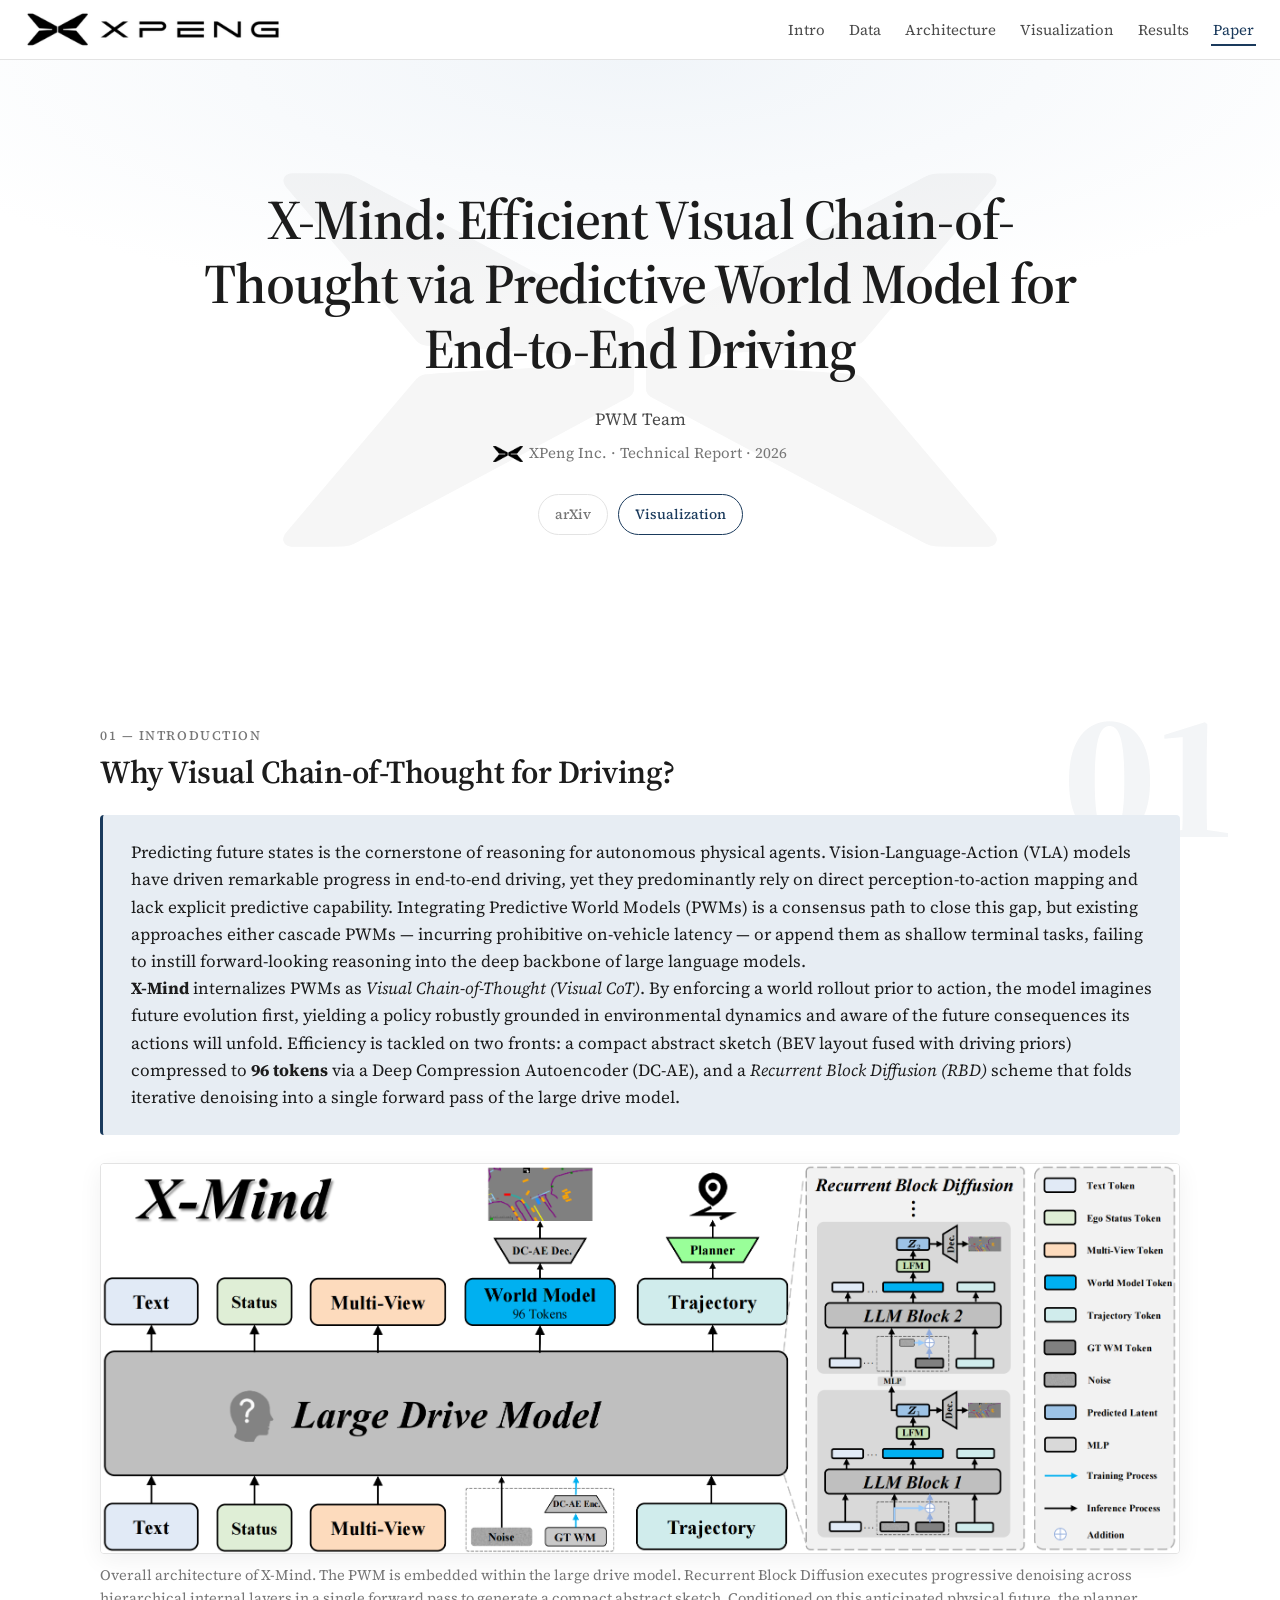
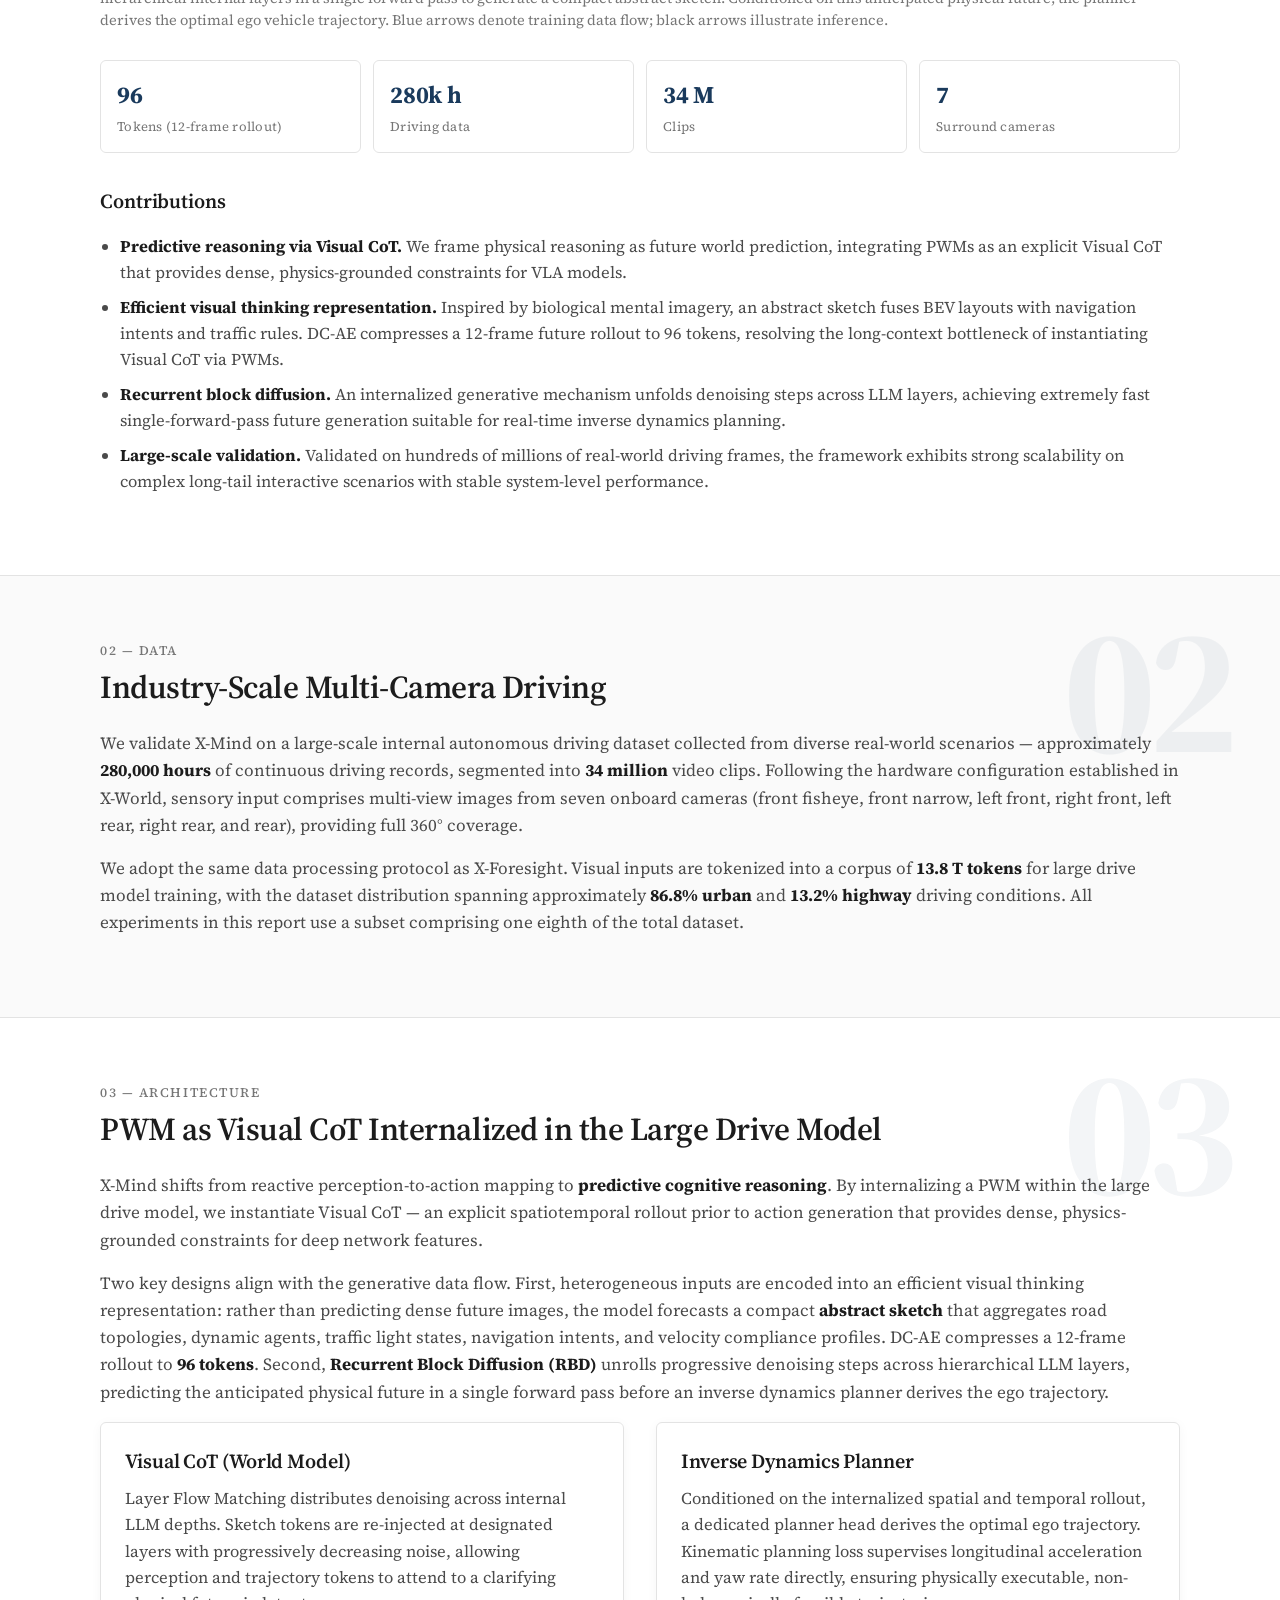
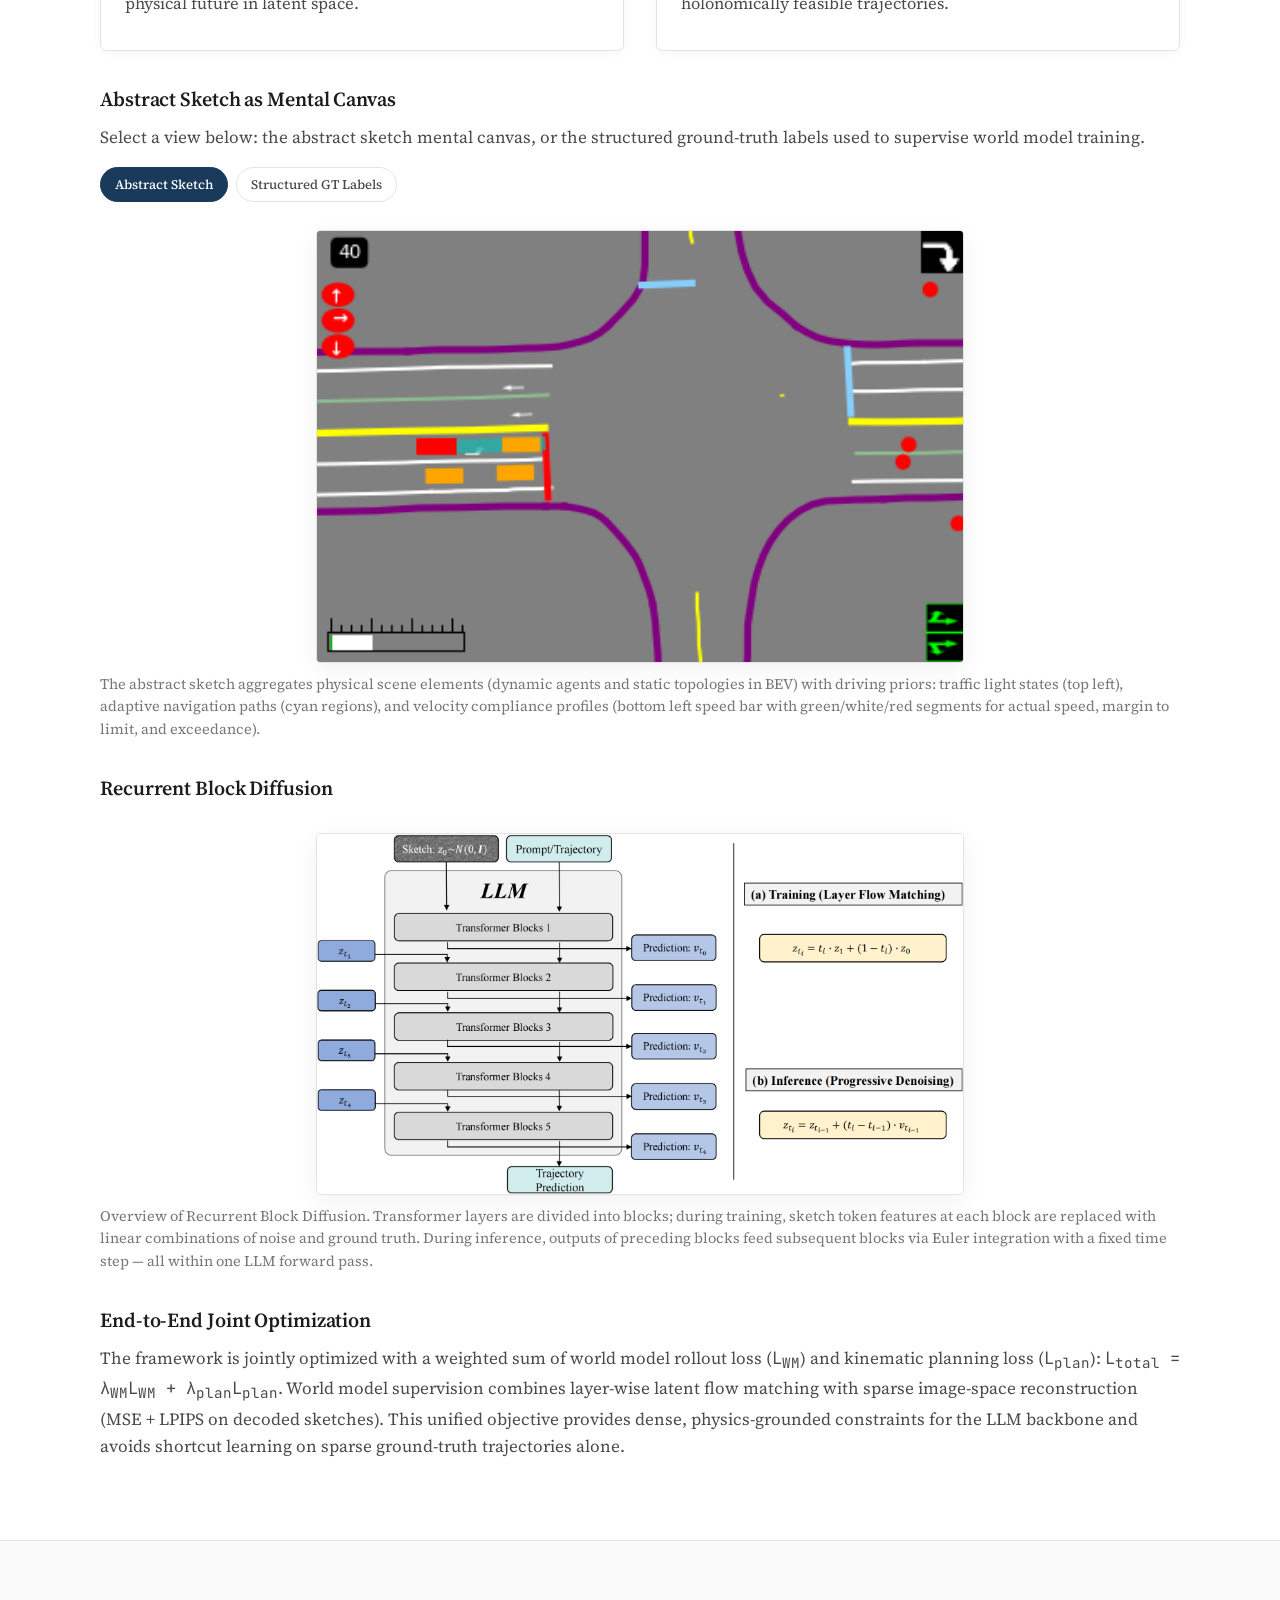
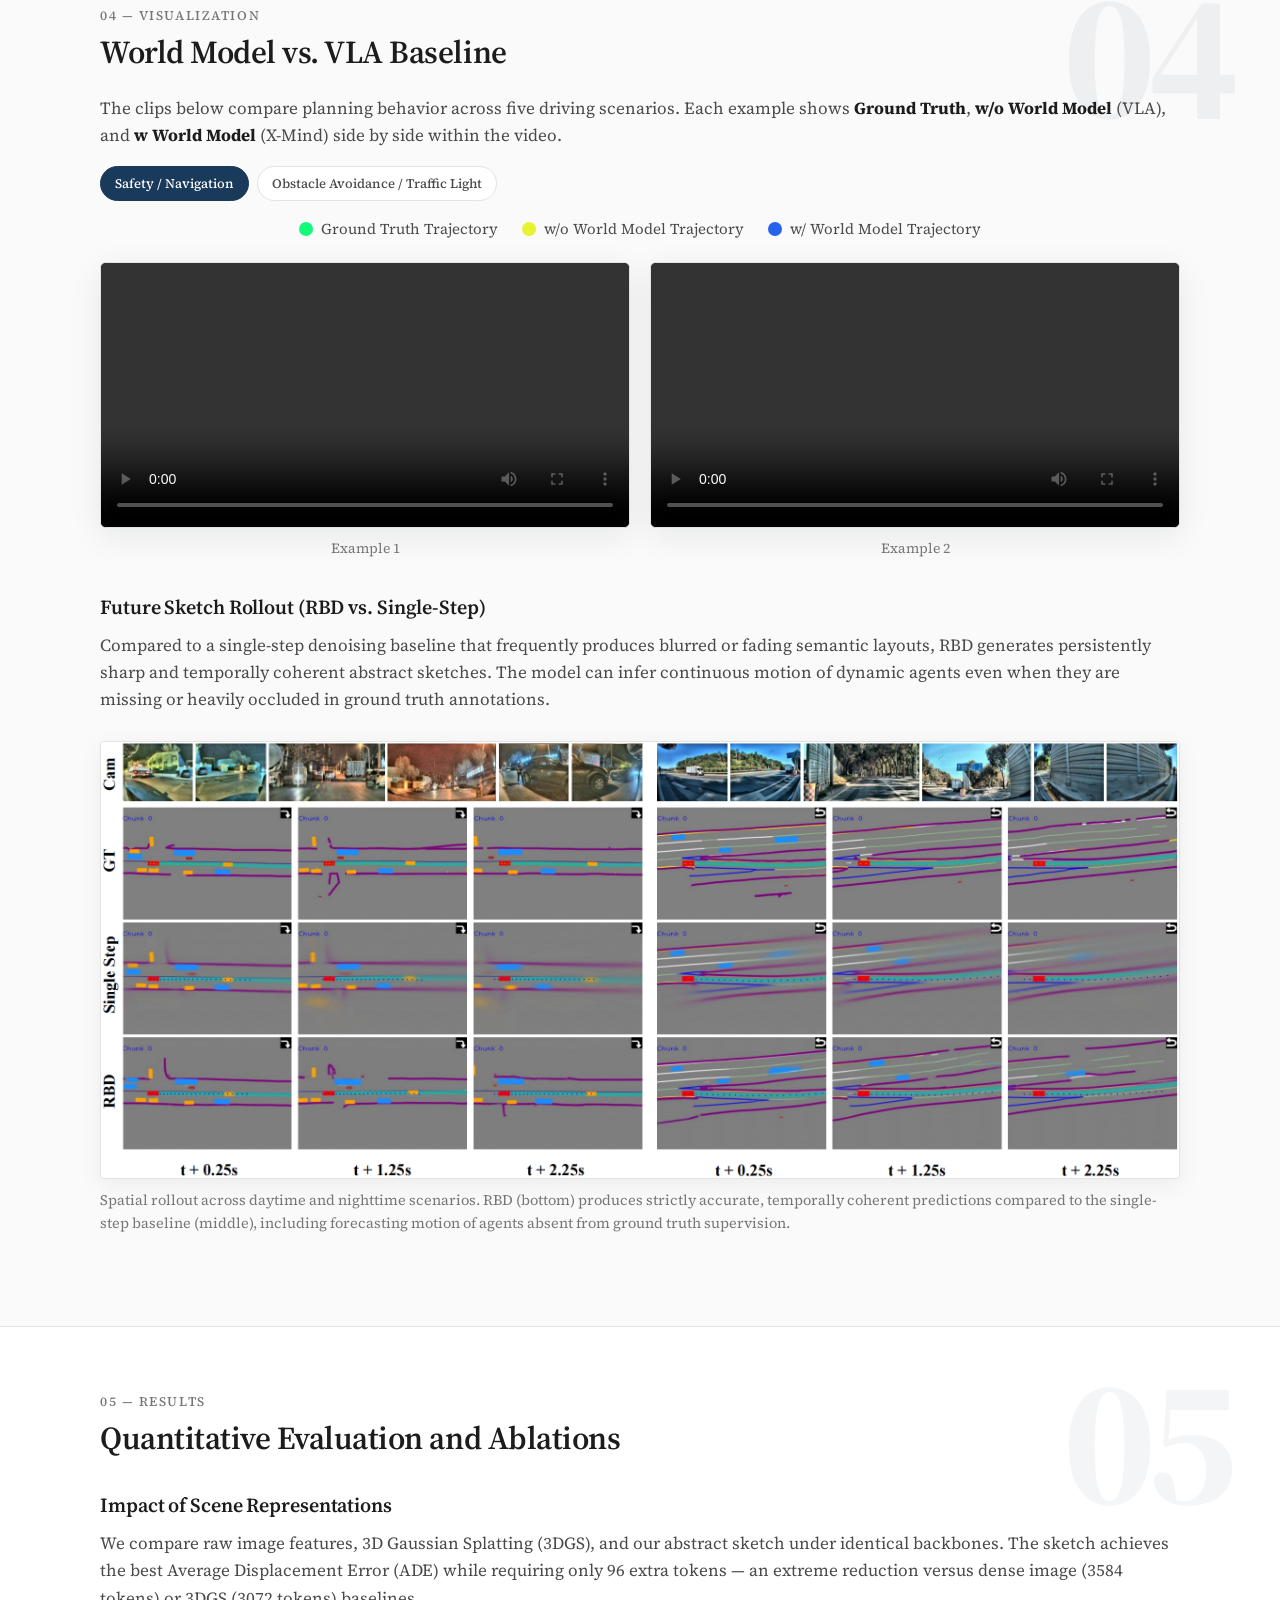
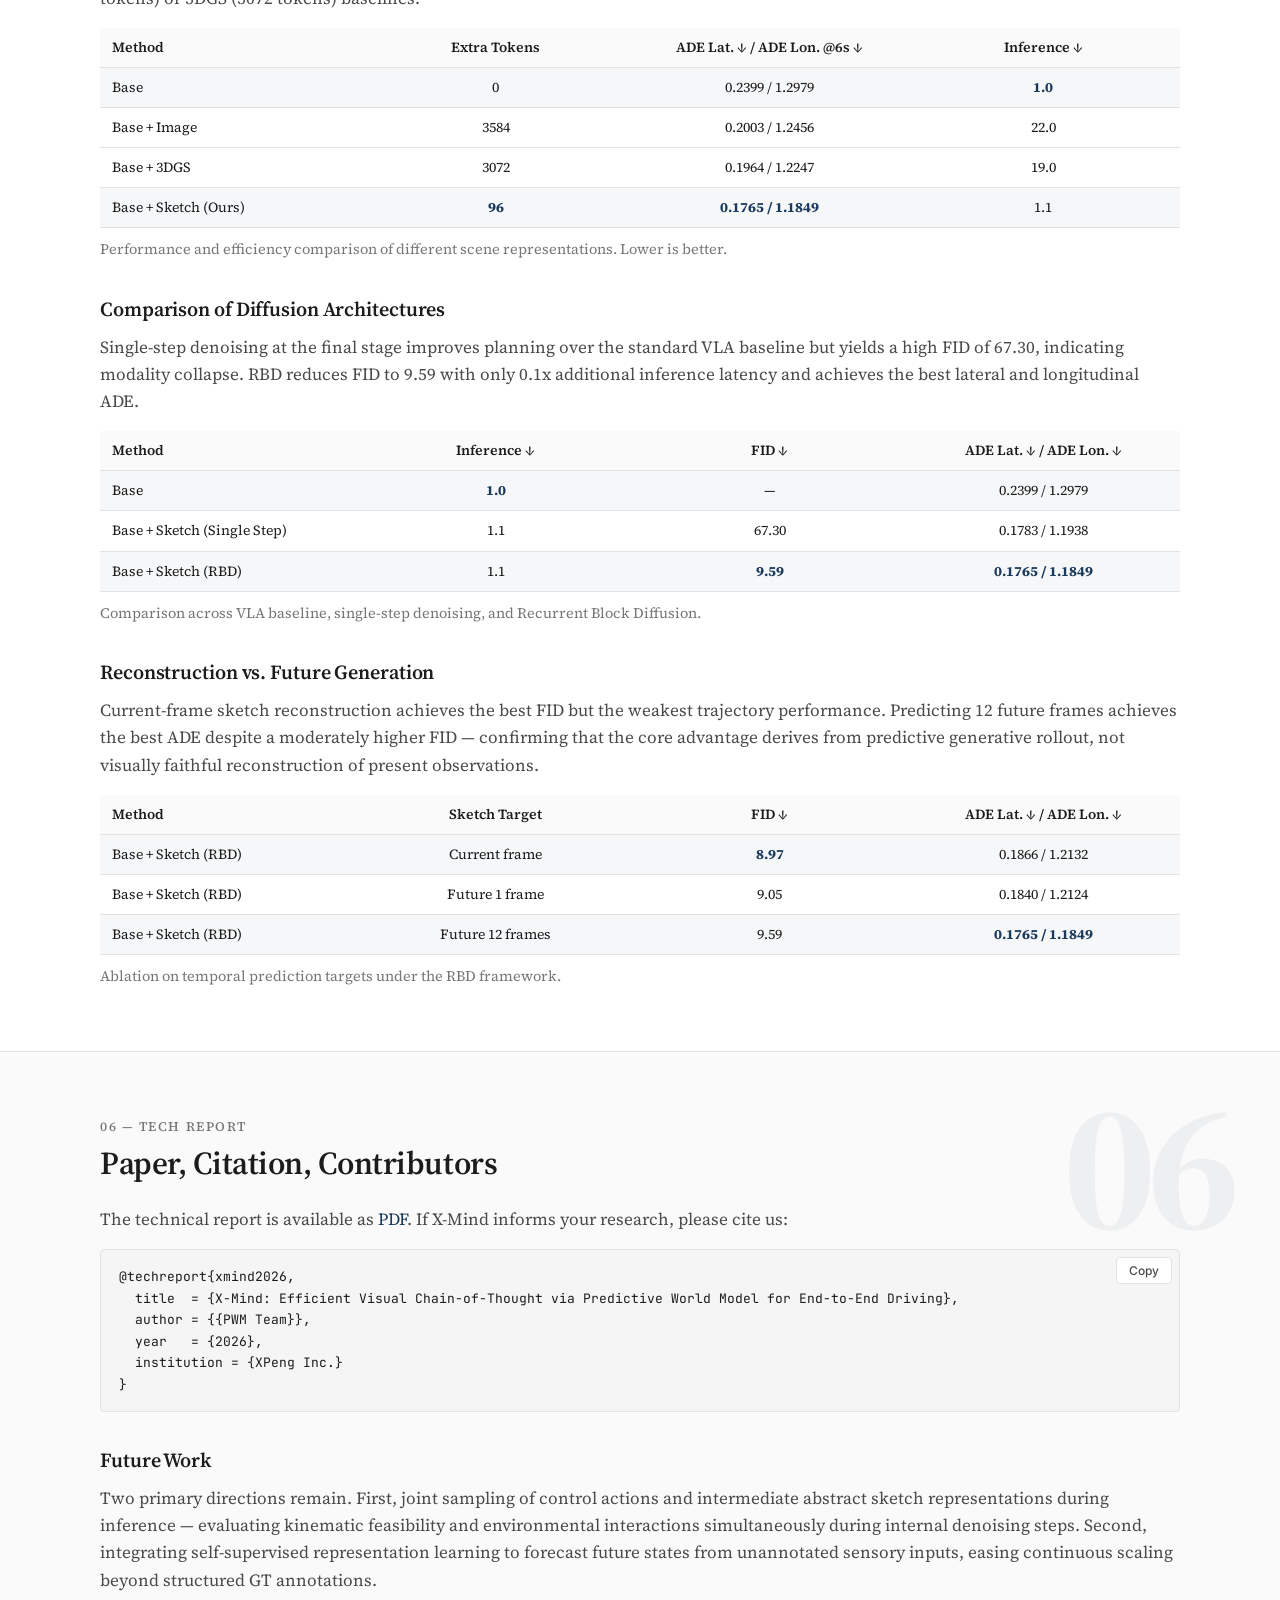
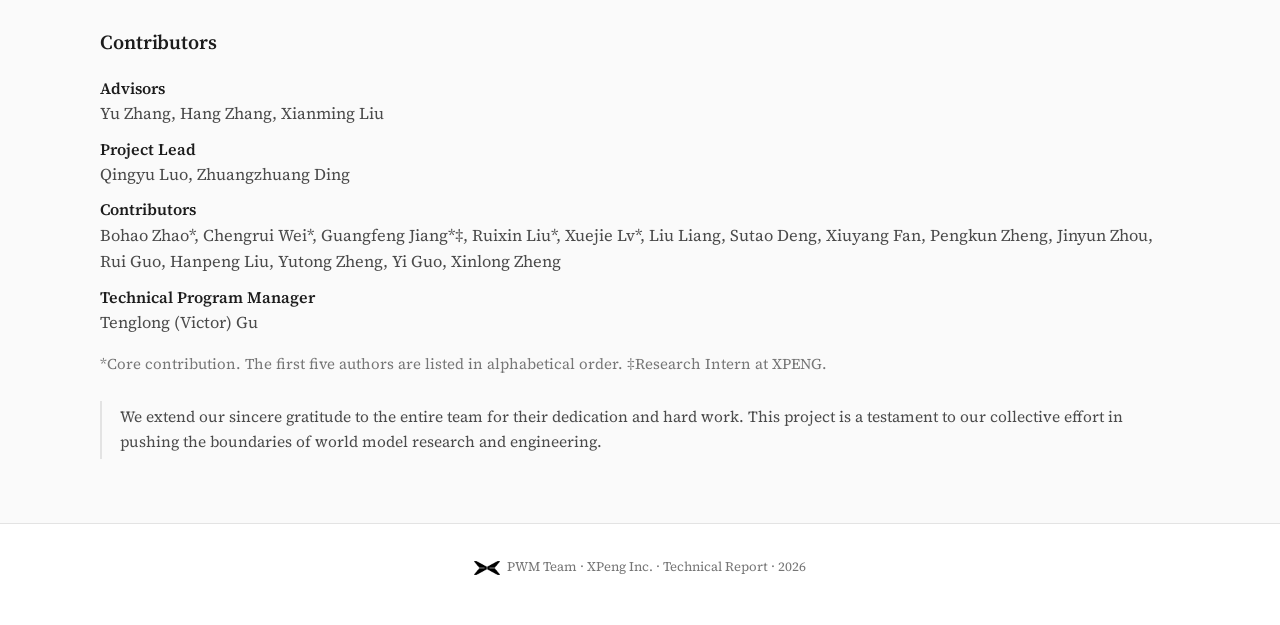
<file: index.html>
<!doctype html>
<html lang="en">
<head>
  <meta charset="utf-8" />
  <title>X-Mind</title>
  <meta name="viewport" content="width=device-width, initial-scale=1" />
  <meta name="description" content="X-Mind project page (redirecting…)" />
  <link rel="icon" type="image/png" href="./assets/img/logo.png" />
  <script>window.location.replace('./en/');</script>
  <meta http-equiv="refresh" content="0; url=./en/" />
</head>
<body style="font-family:system-ui,sans-serif;color:#666;padding:32px;">
  Loading X-Mind … if nothing happens, open <a href="./en/">the site</a>.
</body>
</html>
</file>
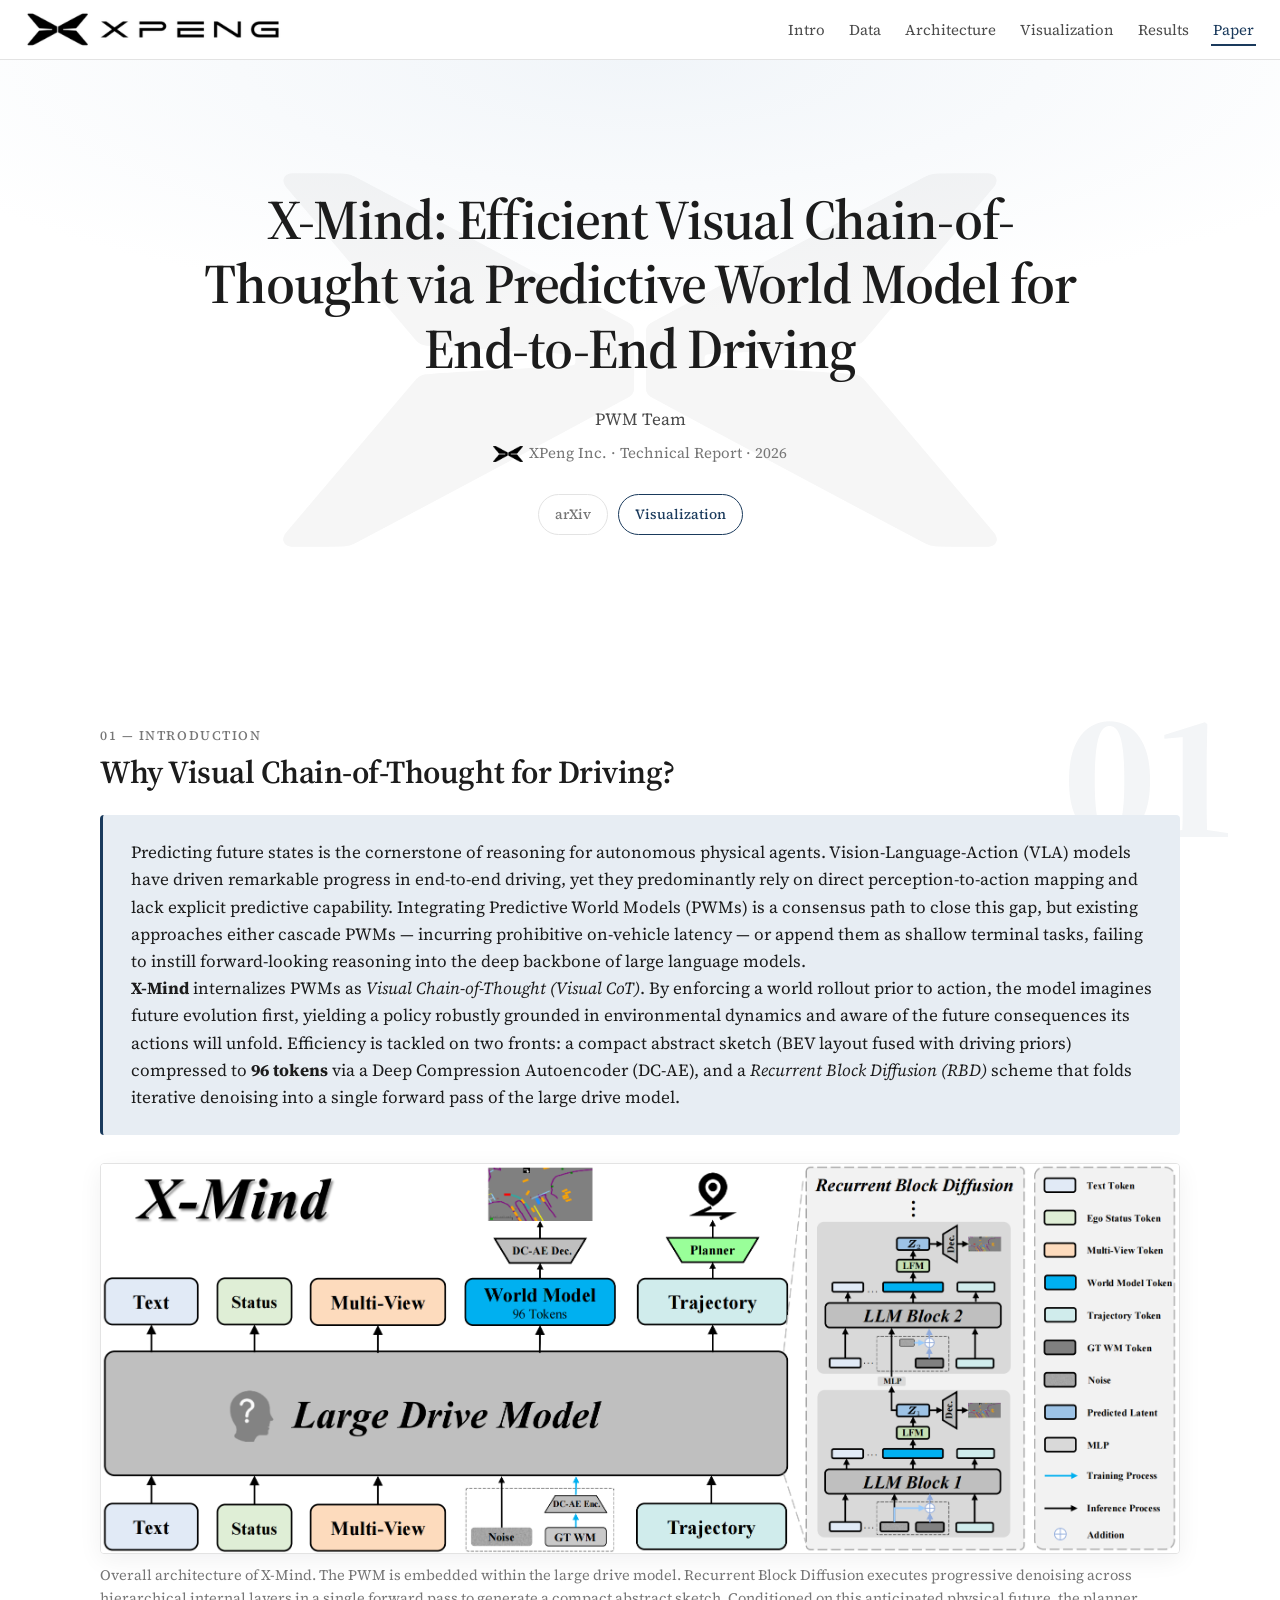
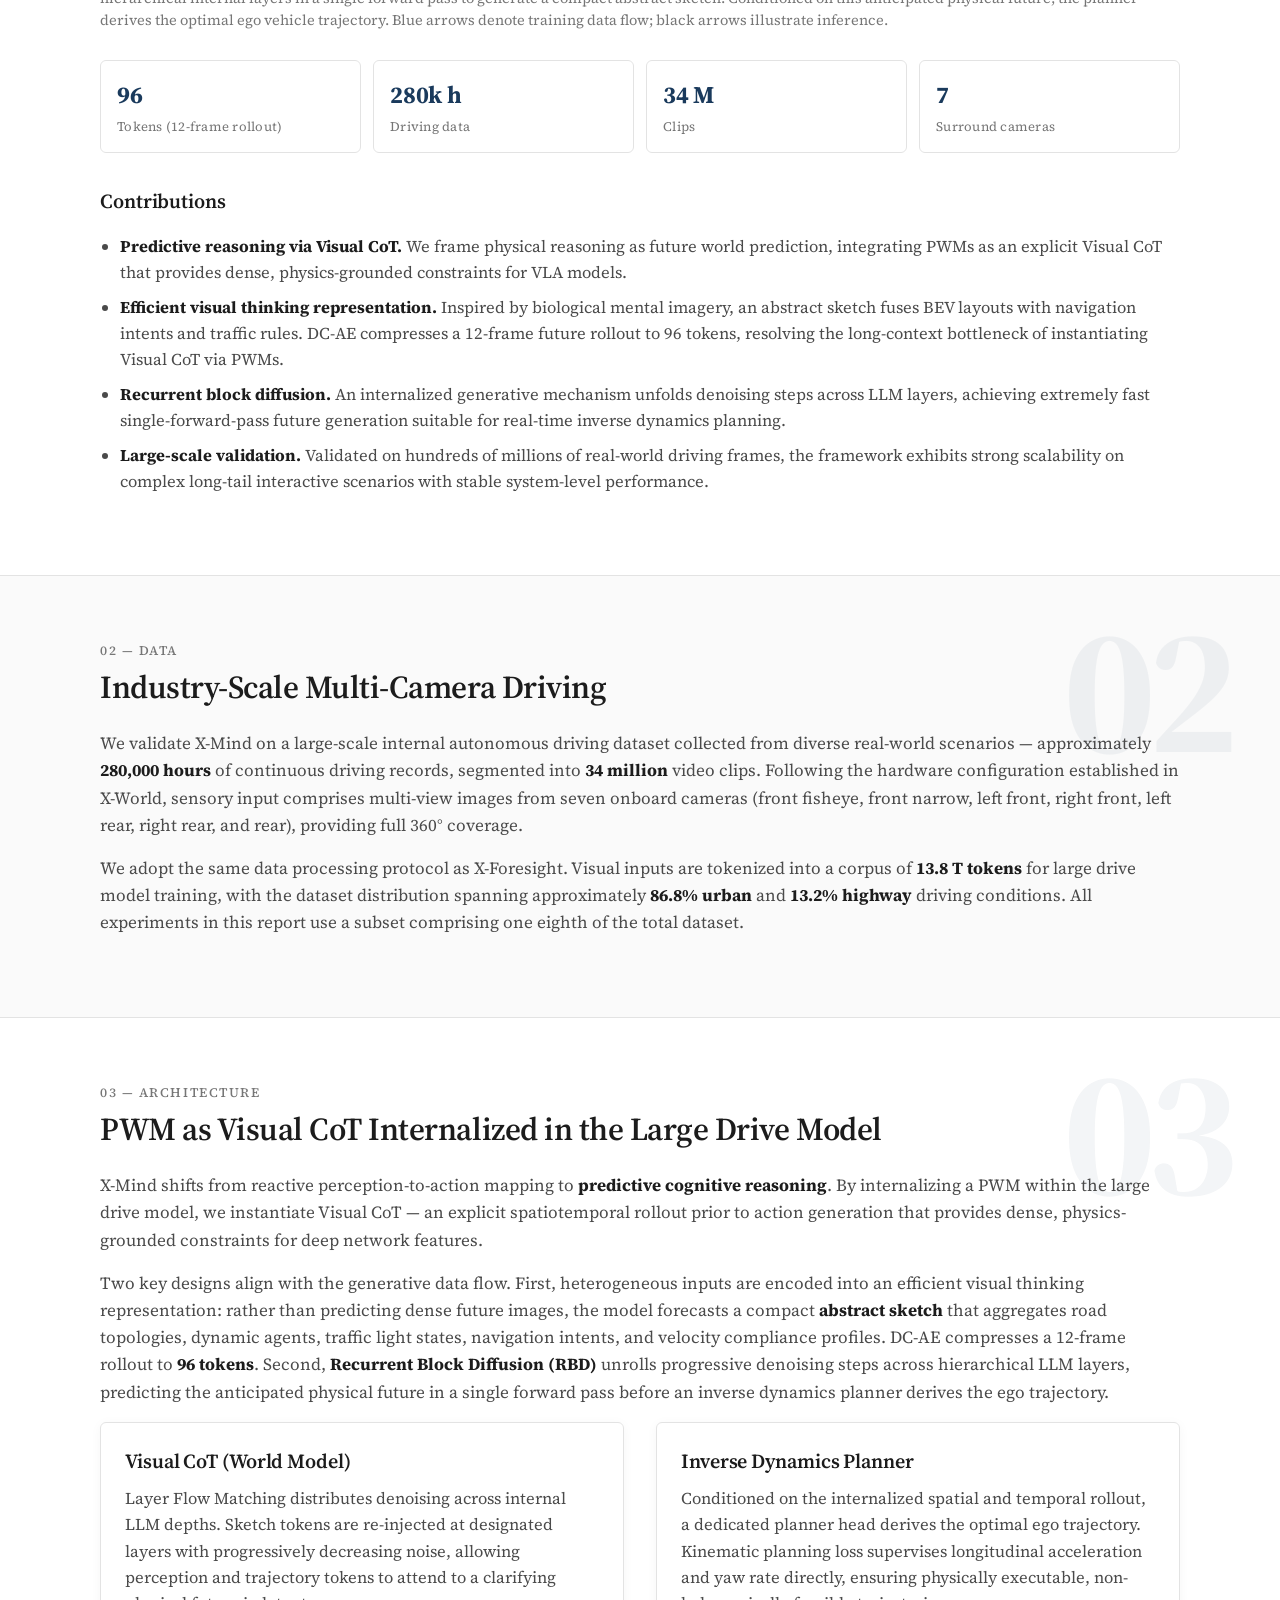
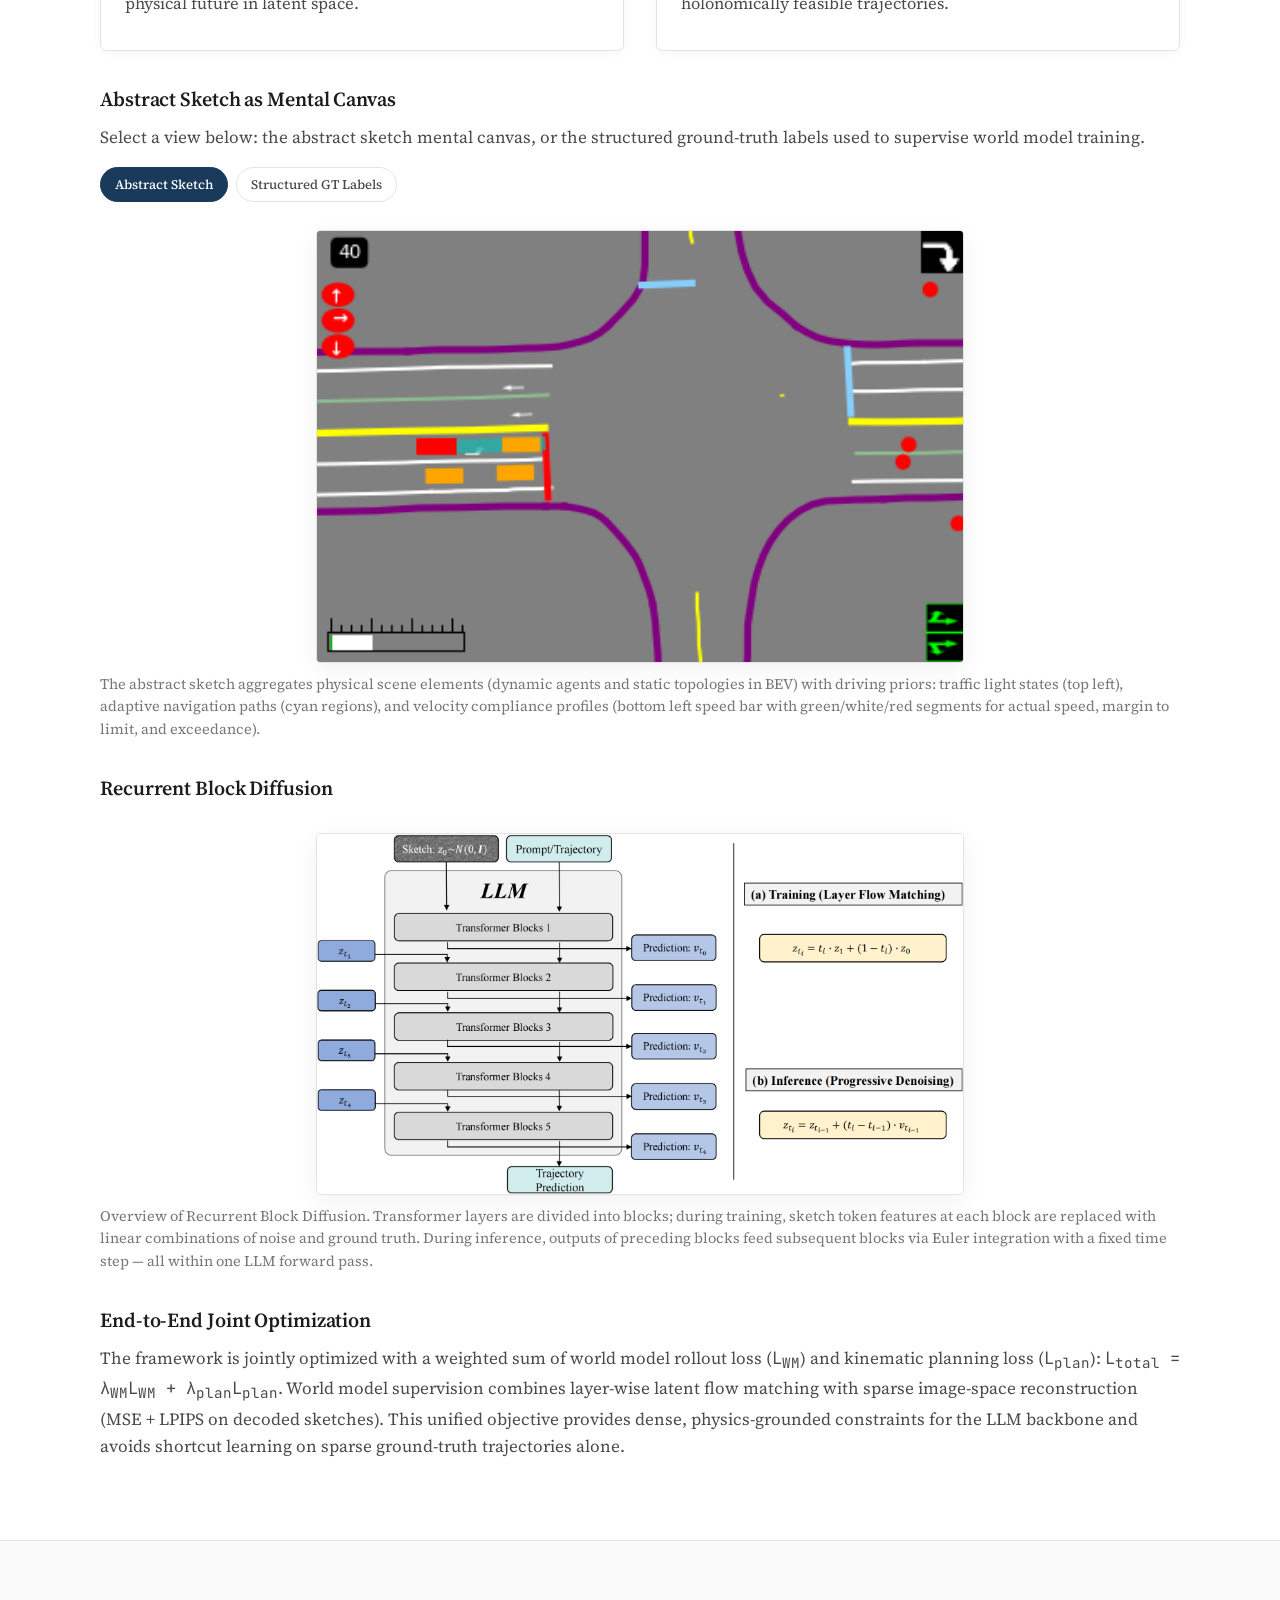
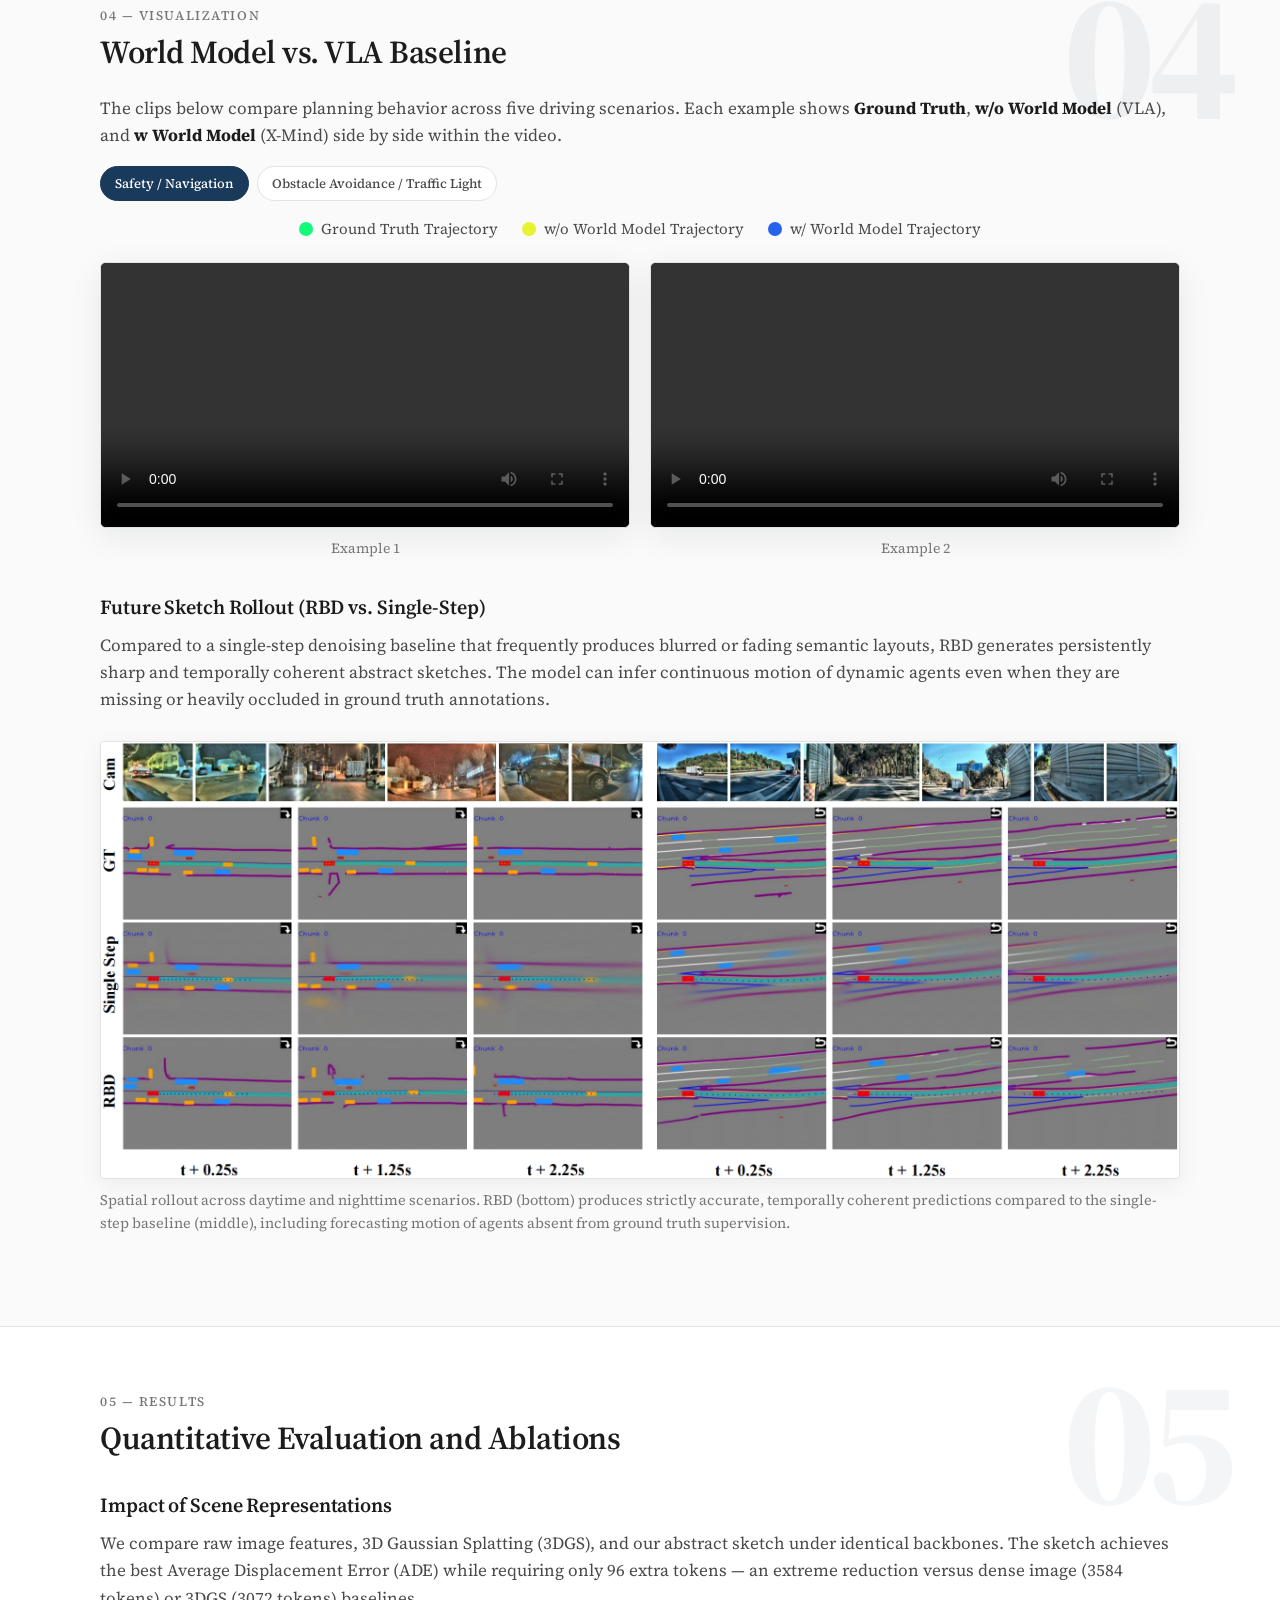
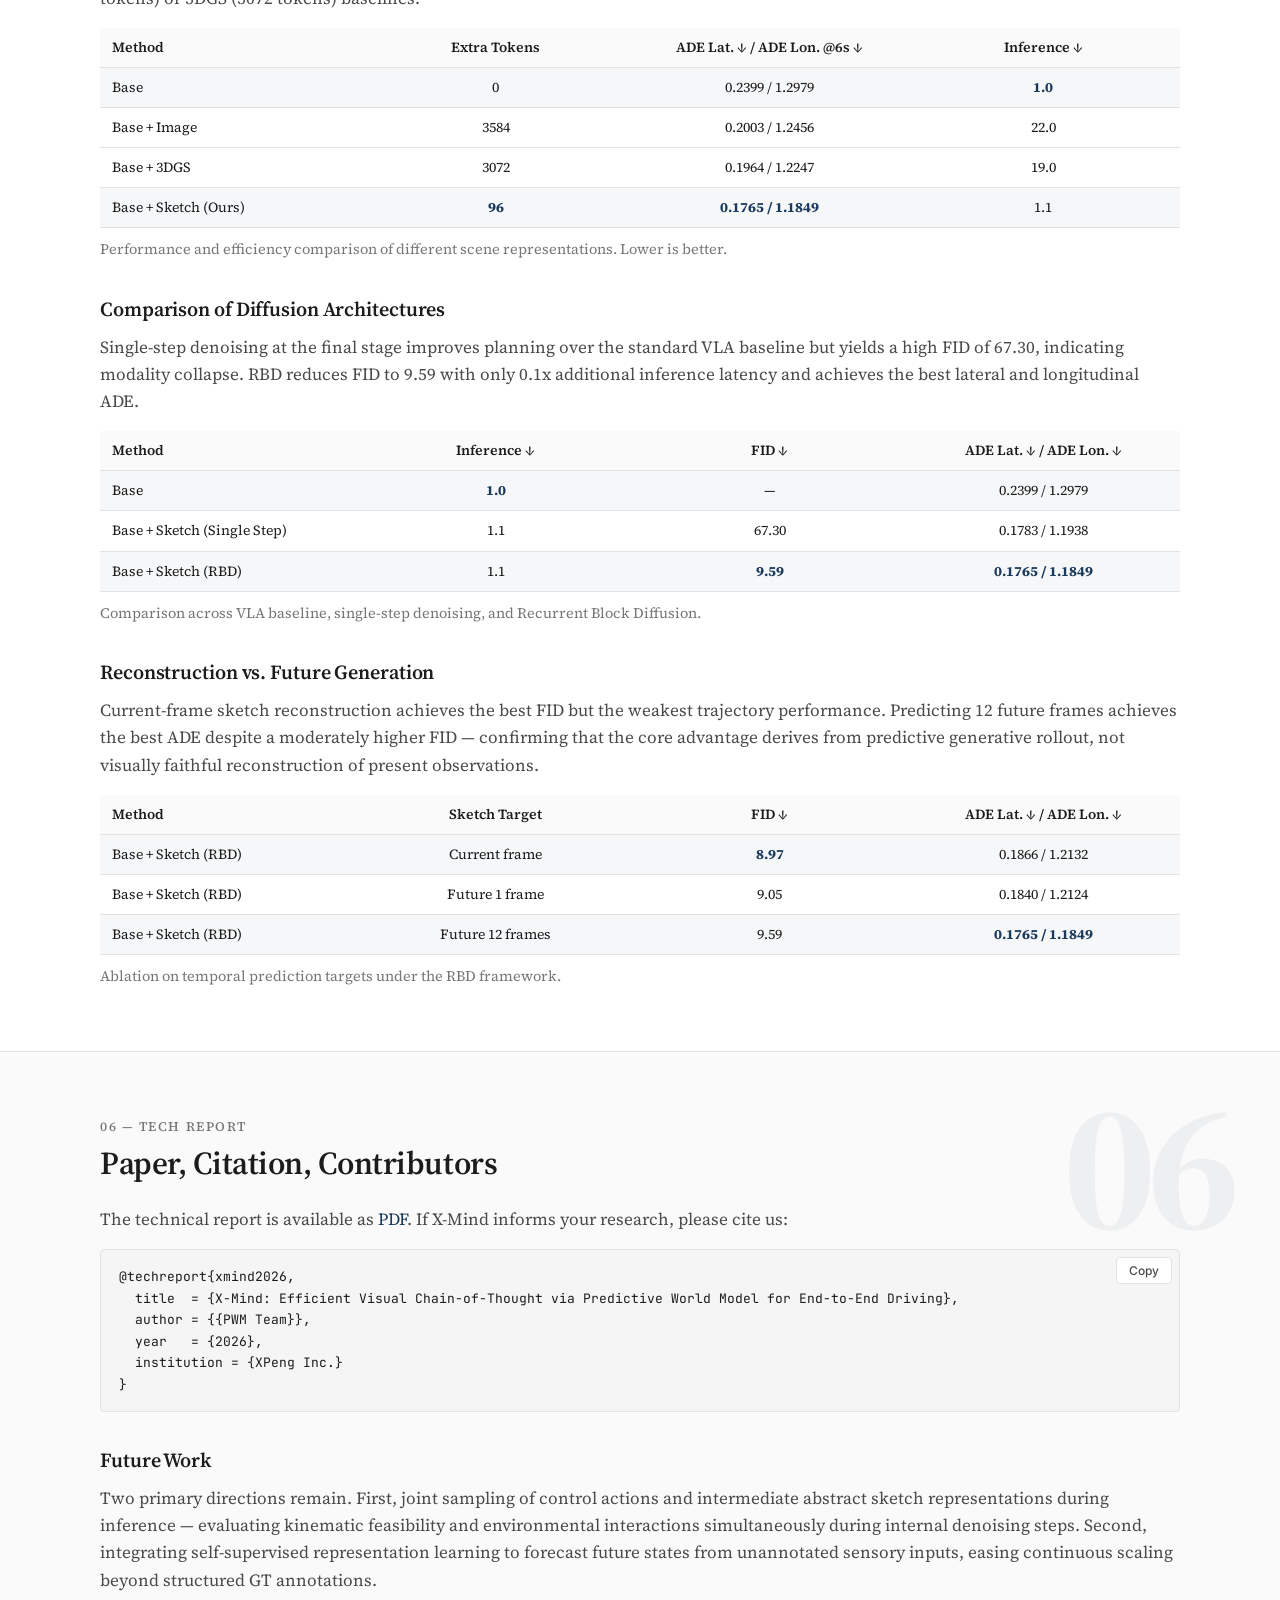
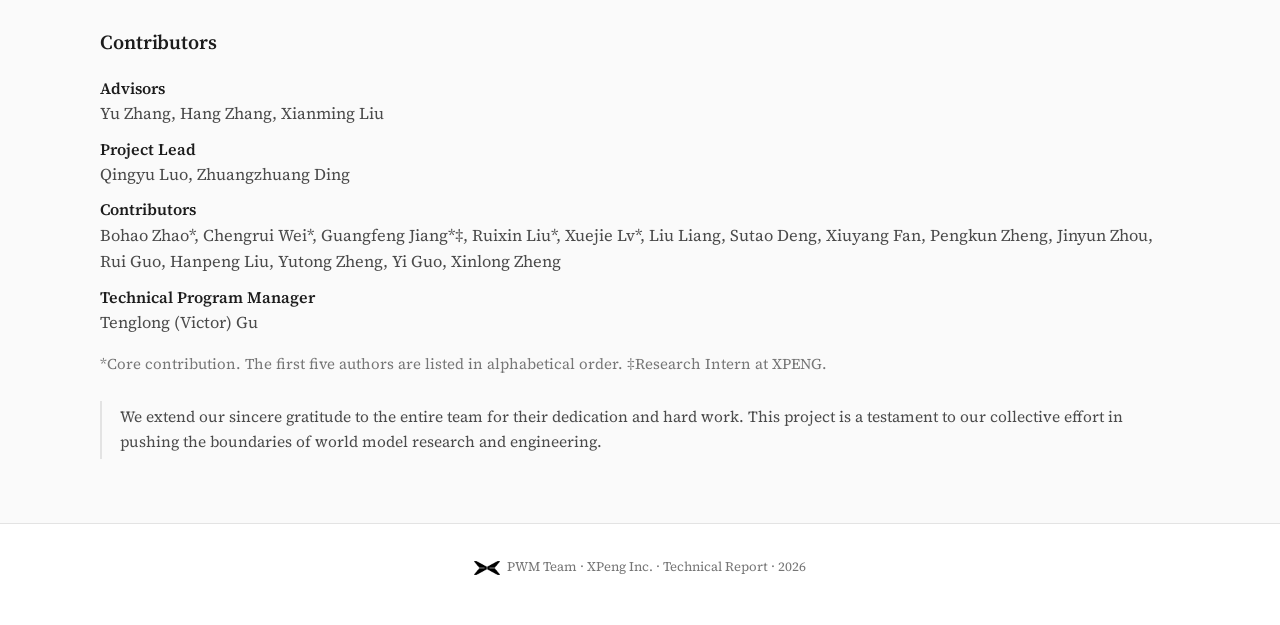
<file: en/index.html>
<!doctype html>
<html lang="en">
<head>
  <meta charset="utf-8" />
  <meta name="viewport" content="width=device-width, initial-scale=1" />
  <title>X-Mind — Efficient Visual Chain-of-Thought via Predictive World Model for End-to-End Driving</title>
  <meta name="description" content="X-Mind internalizes predictive world modeling as Visual Chain-of-Thought for low-latency, physics-grounded end-to-end driving." />
  <meta property="og:title" content="X-Mind" />
  <meta property="og:description" content="Visual CoT for end-to-end driving via abstract sketch and Recurrent Block Diffusion. PWM Team · XPeng Inc." />
  <meta property="og:image" content="../assets/img/xmind_main.png" />
  <link rel="icon" type="image/png" href="../assets/img/logo.png" />
  <link rel="preconnect" href="https://fonts.googleapis.com" />
  <link rel="preconnect" href="https://fonts.gstatic.com" crossorigin />
  <link href="https://fonts.googleapis.com/css2?family=Inter:wght@400;500;600;700&family=Source+Serif+4:opsz,wght@8..60,400;8..60,500;8..60,600;8..60,700&family=JetBrains+Mono:wght@400;500;600&display=swap" rel="stylesheet" />
  <link rel="stylesheet" href="../assets/css/styles.css" />
</head>
<body>

<div class="scroll-progress" aria-hidden="true"></div>

<nav class="nav">
  <a class="brand" href="#top">
    <img class="brand-full" src="../assets/img/full_logo.png" alt="XPENG" />
  </a>
  <button class="nav-toggle" type="button" aria-label="Menu" aria-expanded="false">☰</button>
  <ul class="sections">
    <li><a href="#intro">Intro</a></li>
    <li><a href="#data">Data</a></li>
    <li><a href="#architecture">Architecture</a></li>
    <li><a href="#visualization">Visualization</a></li>
    <li><a href="#results">Results</a></li>
    <li><a href="#paper">Paper</a></li>
  </ul>
</nav>

<main id="top">

  <header class="hero">
    <h1>X-Mind: Efficient Visual Chain-of-Thought via Predictive World Model for End-to-End Driving</h1>
    <div class="authors">PWM Team</div>
    <div class="affil">
      <img src="../assets/img/logo.png" alt="XPeng" /> XPeng Inc. · Technical Report · 2026
    </div>
    <div class="badges">
      <a class="badge muted" href="#" data-cfg="ARXIV_URL" target="_blank" rel="noopener">arXiv</a>
      <a class="badge" href="#visualization">Visualization</a>
    </div>
  </header>

  <!-- ====================== 01 INTRO ====================== -->
  <section id="intro" data-num="01">
    <div class="container">
      <div class="section-label">01 — Introduction</div>
      <h2>Why Visual Chain-of-Thought for Driving?</h2>
      <div class="abstract prose">
        <p>
          Predicting future states is the cornerstone of reasoning for autonomous physical agents.
          Vision-Language-Action (VLA) models have driven remarkable progress in end-to-end driving,
          yet they predominantly rely on direct perception-to-action mapping and lack explicit
          predictive capability. Integrating Predictive World Models (PWMs) is a consensus path to
          close this gap, but existing approaches either cascade PWMs — incurring prohibitive
          on-vehicle latency — or append them as shallow terminal tasks, failing to instill
          forward-looking reasoning into the deep backbone of large language models.
        </p>
        <p>
          <strong>X-Mind</strong> internalizes PWMs as <em>Visual Chain-of-Thought (Visual CoT)</em>.
          By enforcing a world rollout prior to action, the model imagines future evolution first,
          yielding a policy robustly grounded in environmental dynamics and aware of the future
          consequences its actions will unfold. Efficiency is tackled on two fronts: a compact
          abstract sketch (BEV layout fused with driving priors) compressed to <strong>96 tokens</strong>
          via a Deep Compression Autoencoder (DC-AE), and a <em>Recurrent Block Diffusion (RBD)</em>
          scheme that folds iterative denoising into a single forward pass of the large drive model.
        </p>
      </div>

      <figure>
        <img src="../assets/img/xmind_main.png" alt="X-Mind overall architecture" />
        <figcaption>
          Overall architecture of X-Mind. The PWM is embedded within the large drive model.
          Recurrent Block Diffusion executes progressive denoising across hierarchical internal layers
          in a single forward pass to generate a compact abstract sketch. Conditioned on this
          anticipated physical future, the planner derives the optimal ego vehicle trajectory.
          Blue arrows denote training data flow; black arrows illustrate inference.
        </figcaption>
      </figure>

      <div class="kv">
        <div class="stat"><div class="num">96</div><div class="lbl">Tokens (12-frame rollout)</div></div>
        <div class="stat"><div class="num">280k h</div><div class="lbl">Driving data</div></div>
        <div class="stat"><div class="num">34 M</div><div class="lbl">Clips</div></div>
        <div class="stat"><div class="num">7</div><div class="lbl">Surround cameras</div></div>
      </div>

      <h3>Contributions</h3>
      <ul class="bullets">
        <li>
          <strong>Predictive reasoning via Visual CoT.</strong> We frame physical reasoning as future
          world prediction, integrating PWMs as an explicit Visual CoT that provides dense,
          physics-grounded constraints for VLA models.
        </li>
        <li>
          <strong>Efficient visual thinking representation.</strong> Inspired by biological mental
          imagery, an abstract sketch fuses BEV layouts with navigation intents and traffic rules.
          DC-AE compresses a 12-frame future rollout to 96 tokens, resolving the long-context
          bottleneck of instantiating Visual CoT via PWMs.
        </li>
        <li>
          <strong>Recurrent block diffusion.</strong> An internalized generative mechanism unfolds
          denoising steps across LLM layers, achieving extremely fast single-forward-pass future
          generation suitable for real-time inverse dynamics planning.
        </li>
        <li>
          <strong>Large-scale validation.</strong> Validated on hundreds of millions of real-world
          driving frames, the framework exhibits strong scalability on complex long-tail interactive
          scenarios with stable system-level performance.
        </li>
      </ul>
    </div>
  </section>

  <!-- ====================== 02 DATA ====================== -->
  <section id="data" class="alt" data-num="02">
    <div class="container">
      <div class="section-label">02 — Data</div>
      <h2>Industry-Scale Multi-Camera Driving</h2>
      <div class="prose">
        <p>
          We validate X-Mind on a large-scale internal autonomous driving dataset collected from
          diverse real-world scenarios — approximately <strong>280,000 hours</strong> of continuous
          driving records, segmented into <strong>34 million</strong> video clips. Following the
          hardware configuration established in X-World, sensory input comprises multi-view images
          from seven onboard cameras (front fisheye, front narrow, left front, right front, left rear,
          right rear, and rear), providing full 360° coverage.
        </p>
        <p>
          We adopt the same data processing protocol as X-Foresight. Visual inputs are tokenized
          into a corpus of <strong>13.8 T tokens</strong> for large drive model training, with the
          dataset distribution spanning approximately <strong>86.8% urban</strong> and
          <strong>13.2% highway</strong> driving conditions. All experiments in this report use a
          subset comprising one eighth of the total dataset.
        </p>
      </div>
    </div>
  </section>

  <!-- ====================== 03 ARCHITECTURE ====================== -->
  <section id="architecture" data-num="03">
    <div class="container">
      <div class="section-label">03 — Architecture</div>
      <h2>PWM as Visual CoT Internalized in the Large Drive Model</h2>
      <div class="prose">
        <p>
          X-Mind shifts from reactive perception-to-action mapping to <strong>predictive cognitive
          reasoning</strong>. By internalizing a PWM within the large drive model, we instantiate
          Visual CoT — an explicit spatiotemporal rollout prior to action generation that provides
          dense, physics-grounded constraints for deep network features.
        </p>
        <p>
          Two key designs align with the generative data flow. First, heterogeneous inputs are encoded
          into an efficient visual thinking representation: rather than predicting dense future images,
          the model forecasts a compact <strong>abstract sketch</strong> that aggregates road
          topologies, dynamic agents, traffic light states, navigation intents, and velocity
          compliance profiles. DC-AE compresses a 12-frame rollout to <strong>96 tokens</strong>.
          Second, <strong>Recurrent Block Diffusion (RBD)</strong> unrolls progressive denoising
          steps across hierarchical LLM layers, predicting the anticipated physical future in a
          single forward pass before an inverse dynamics planner derives the ego trajectory.
        </p>
      </div>

      <div class="cols2">
        <div class="card">
          <h3>Visual CoT (World Model)</h3>
          <p>
            Layer Flow Matching distributes denoising across internal LLM depths. Sketch tokens are
            re-injected at designated layers with progressively decreasing noise, allowing perception
            and trajectory tokens to attend to a clarifying physical future in latent space.
          </p>
        </div>
        <div class="card">
          <h3>Inverse Dynamics Planner</h3>
          <p>
            Conditioned on the internalized spatial and temporal rollout, a dedicated planner head
            derives the optimal ego trajectory. Kinematic planning loss supervises longitudinal
            acceleration and yaw rate directly, ensuring physically executable, non-holonomically
            feasible trajectories.
          </p>
        </div>
      </div>

      <h3>Abstract Sketch as Mental Canvas</h3>
      <div class="prose">
        <p>
          Select a view below: the abstract sketch mental canvas, or the structured ground-truth
          labels used to supervise world model training.
        </p>
      </div>

      <div class="demo-picker panel-picker" role="tablist" aria-label="Sketch views">
        <button type="button" class="active" data-panel="sketch-panel-abstract" aria-selected="true">Abstract Sketch</button>
        <button type="button" data-panel="sketch-panel-gt" aria-selected="false">Structured GT Labels</button>
      </div>

      <div id="sketch-panel-abstract" class="sketch-panel">
        <figure class="fig-sketch">
          <img src="../assets/img/abstract_sketch.png" alt="Abstract sketch for visual thinking" />
          <figcaption>
            The abstract sketch aggregates physical scene elements (dynamic agents and static topologies
            in BEV) with driving priors: traffic light states (top left), adaptive navigation paths
            (cyan regions), and velocity compliance profiles (bottom left speed bar with green/white/red
            segments for actual speed, margin to limit, and exceedance).
          </figcaption>
        </figure>
      </div>

      <div id="sketch-panel-gt" class="sketch-panel" hidden>
        <div class="gt-carousel" id="sketch-gt-carousel" aria-roledescription="carousel">
          <button type="button" class="gt-carousel-btn gt-carousel-prev" aria-label="Previous GT label">←</button>

          <div class="gt-carousel-viewport">
            <div class="gt-carousel-slide active" data-slide="0">
              <figure class="fig-sketch fig-sketch-carousel">
                <img src="../assets/img/sketch_gt_1.png" alt="Traffic light transition GT (Fig. 5a)" />
                <figcaption><strong>(a)</strong> Traffic light transition GT (t = 0 s vs. t = 1 s)</figcaption>
              </figure>
              <div class="prose gt-carousel-desc">
                <p>
                  The GT sequences explicitly incorporate traffic light states into the spatial grid
                  to supervise the model's temporal reasoning. In this intersection scenario, the GT
                  data captures the precise transition from a stationary phase
                  (<em>t</em> = 0 s, Stopped) to a dynamic proceeding phase
                  (<em>t</em> = 1 s, Proceeding) following a signal change. By providing such dense
                  supervision, the framework ensures that the world model learns the causal
                  relationship between signal phases and vehicle start-stop mechanics.
                </p>
              </div>
            </div>

            <div class="gt-carousel-slide" data-slide="1" hidden>
              <figure class="fig-sketch fig-sketch-carousel">
                <img src="../assets/img/sketch_gt_2.png" alt="Adaptive navigation target path GT (Fig. 5b)" />
                <figcaption><strong>(b)</strong> Adaptive navigation target path GT (t = 0 s vs. t = 1 s)</figcaption>
              </figure>
              <div class="prose gt-carousel-desc">
                <p>
                  To ground the model's future rollouts in high-level routing intents, the GT data
                  embeds macro-navigation targets directly into the topological space. The
                  visualization of the progressive GT sequence reveals how the designated cyan
                  routing corridor and navigation arrows update adaptively as the ego-vehicle
                  advances. This structured guidance serves as a deterministic spatial constraint,
                  ensuring the model's latent imagination remains strictly aligned with the intended
                  target path.
                </p>
              </div>
            </div>

            <div class="gt-carousel-slide" data-slide="2" hidden>
              <figure class="fig-sketch fig-sketch-carousel">
                <img src="../assets/img/sketch_gt_3.png" alt="Velocity compliance profile GT (Fig. 5c)" />
                <figcaption><strong>(c)</strong> Velocity compliance profile GT (under-speed vs. over-speed)</figcaption>
              </figure>
              <div class="prose gt-carousel-desc">
                <p>
                  The GT data also provides explicit supervision for speed limit semantics and
                  kinematic states. By comparing the abstract sketch labels across different velocity
                  profiles, the supervision distinctly differentiates between compliant and excessive
                  speed conditions. This kinematic status is visually quantified by a speed bar
                  located at the bottom left of the sketch. Within this structured bar, a
                  <strong>green</strong> segment represents the actual vehicle speed, a
                  <strong>white</strong> segment indicates the remaining margin before reaching the
                  speed limit, and a <strong>red</strong> segment explicitly highlights the extent of
                  any velocity exceedance. By coupling the physical environment with these legal
                  kinematic thresholds, the labels compel the predictive world model to accurately
                  distinguish between safe and noncompliant future states during its continuous
                  spatial rollout.
                </p>
              </div>
            </div>
          </div>

          <button type="button" class="gt-carousel-btn gt-carousel-next" aria-label="Next GT label">→</button>
        </div>

        <figcaption class="sketch-gt-summary">
          Visualization of the structured sketch GT data. These labels represent the high-fidelity
          supervision signals used to train the world model, incorporating traffic light signal phases,
          macroscopic routing intents, and explicit kinematic compliance bars. Such dense and structured
          labels are crucial for the model to internalize complex physical and semantic driving rules.
        </figcaption>
      </div>

      <h3>Recurrent Block Diffusion</h3>
      <figure class="fig-rbd">
        <img src="../assets/img/rbd_overview.png" alt="Recurrent Block Diffusion overview" />
        <figcaption>
          Overview of Recurrent Block Diffusion. Transformer layers are divided into blocks; during
          training, sketch token features at each block are replaced with linear combinations of
          noise and ground truth. During inference, outputs of preceding blocks feed subsequent blocks
          via Euler integration with a fixed time step — all within one LLM forward pass.
        </figcaption>
      </figure>

      <h3>End-to-End Joint Optimization</h3>
      <div class="prose">
        <p>
          The framework is jointly optimized with a weighted sum of world model rollout loss
          (<code>L<sub>WM</sub></code>) and kinematic planning loss (<code>L<sub>plan</sub></code>):
          <code>L<sub>total</sub> = λ<sub>WM</sub>L<sub>WM</sub> + λ<sub>plan</sub>L<sub>plan</sub></code>.
          World model supervision combines layer-wise latent flow matching with sparse image-space
          reconstruction (MSE + LPIPS on decoded sketches). This unified objective provides dense,
          physics-grounded constraints for the LLM backbone and avoids shortcut learning on sparse
          ground-truth trajectories alone.
        </p>
      </div>
    </div>
  </section>

  <!-- ====================== 04 VISUALIZATION ====================== -->
  <section id="visualization" class="alt" data-num="04">
    <div class="container">
      <div class="section-label">04 — Visualization</div>
      <h2>World Model vs. VLA Baseline</h2>
      <div class="prose">
        <p>
          The clips below compare planning behavior across five driving scenarios. Each example
          shows <strong>Ground Truth</strong>, <strong>w/o World Model</strong> (VLA), and
          <strong>w World Model</strong> (X-Mind) side by side within the video.
        </p>
      </div>

      <div class="demo-picker panel-picker scenario-picker" role="tablist" aria-label="Driving scenarios">
        <button type="button" class="active" data-panel="viz-safety" aria-selected="true">Safety / Navigation</button>
        <button type="button" data-panel="viz-obstacle" aria-selected="false">Obstacle Avoidance / Traffic Light</button>
      </div>

      <ul class="viz-legend" aria-label="Trajectory legend">
        <li class="legend-gt">Ground Truth Trajectory</li>
        <li class="legend-wo">w/o World Model Trajectory</li>
        <li class="legend-wm">w/ World Model Trajectory</li>
      </ul>

      <div id="viz-safety" class="viz-scenario-panel">
        <div class="demo-duo">
          <div class="demo-duo-item">
            <div class="demo-player">
              <video controls preload="metadata" playsinline>
                <source src="../assets/videos/Safety_1.mp4#t=0.1" type="video/mp4" />
              </video>
            </div>
            <div class="demo-duo-label">Example 1</div>
          </div>
          <div class="demo-duo-item">
            <div class="demo-player">
              <video controls preload="metadata" playsinline>
                <source src="../assets/videos/navigation_1.mp4#t=0.1" type="video/mp4" />
              </video>
            </div>
            <div class="demo-duo-label">Example 2</div>
          </div>
        </div>
      </div>

      <div id="viz-obstacle" class="viz-scenario-panel" hidden>
        <div class="demo-duo">
          <div class="demo-duo-item">
            <div class="demo-player">
              <video controls preload="metadata" playsinline>
                <source src="../assets/videos/obstacle_2.mp4#t=0.1" type="video/mp4" />
              </video>
            </div>
            <div class="demo-duo-label">Example 1</div>
          </div>
          <div class="demo-duo-item">
            <div class="demo-player">
              <video controls preload="metadata" playsinline>
                <source src="../assets/videos/light_1.mp4#t=0.1" type="video/mp4" />
              </video>
            </div>
            <div class="demo-duo-label">Example 2</div>
          </div>
        </div>
      </div>

      <h3>Future Sketch Rollout (RBD vs. Single-Step)</h3>
      <div class="prose">
        <p>
          Compared to a single-step denoising baseline that frequently produces blurred or fading
          semantic layouts, RBD generates persistently sharp and temporally coherent abstract sketches.
          The model can infer continuous motion of dynamic agents even when they are missing or
          heavily occluded in ground truth annotations.
        </p>
      </div>
      <figure>
        <img src="../assets/img/sketch_rollout_qual.png" alt="Qualitative sketch rollout comparison" />
        <figcaption>
          Spatial rollout across daytime and nighttime scenarios. RBD (bottom) produces strictly
          accurate, temporally coherent predictions compared to the single-step baseline (middle),
          including forecasting motion of agents absent from ground truth supervision.
        </figcaption>
      </figure>

      <!-- <h3>Trajectory planning comparison</h3>
      <div class="prose">
        <p>
          Qualitative trajectory comparisons across safety-critical braking, off-ramp navigation,
          traffic-light compliance, and topological obstacle avoidance. The world model enhances
          safety, navigation adherence, and semantic understanding in complex urban environments.
        </p>
      </div>
      <figure>
        <img src="../assets/img/trajectory_qual.png" alt="Qualitative trajectory comparison" />
        <figcaption>
          Driving trajectory comparison: ground truth, without world model, and with world model.
          Layout: top row shows four-view cameras; bottom-left shows GT BEV; bottom-right shows
          WM-predicted BEV. X-Mind with RBD demonstrates progressive planning across diverse scenarios.
        </figcaption>
      </figure> -->
    </div>
  </section>

  <!-- ====================== 05 RESULTS ====================== -->
  <section id="results" data-num="05">
    <div class="container">
      <div class="section-label">05 — Results</div>
      <h2>Quantitative Evaluation and Ablations</h2>

      <h3>Impact of Scene Representations</h3>
      <div class="prose">
        <p>
          We compare raw image features, 3D Gaussian Splatting (3DGS), and our abstract sketch under
          identical backbones. The sketch achieves the best Average Displacement Error (ADE) while
          requiring only 96 extra tokens — an extreme reduction versus dense image (3584 tokens) or
          3DGS (3072 tokens) baselines.
        </p>
      </div>
      <div class="tablewrap">
        <table class="results">
          <thead>
            <tr>
              <th>Method</th>
              <th>Extra Tokens</th>
              <th>ADE Lat. ↓ / ADE Lon. @6s ↓</th>
              <th>Inference ↓</th>
            </tr>
          </thead>
          <tbody>
            <tr><td>Base</td><td>0</td><td>0.2399 / 1.2979</td><td class="best">1.0</td></tr>
            <tr><td>Base + Image</td><td>3584</td><td>0.2003 / 1.2456</td><td>22.0</td></tr>
            <tr><td>Base + 3DGS</td><td>3072</td><td>0.1964 / 1.2247</td><td>19.0</td></tr>
            <tr><td>Base + Sketch (Ours)</td><td class="best">96</td><td class="best">0.1765 / 1.1849</td><td>1.1</td></tr>
          </tbody>
        </table>
      </div>
      <figcaption>Performance and efficiency comparison of different scene representations. Lower is better.</figcaption>

      <h3>Comparison of Diffusion Architectures</h3>
      <div class="prose">
        <p>
          Single-step denoising at the final stage improves planning over the standard VLA baseline
          but yields a high FID of 67.30, indicating modality collapse. RBD reduces FID to 9.59 with
          only 0.1x additional inference latency and achieves the best lateral and longitudinal ADE.
        </p>
      </div>
      <div class="tablewrap">
        <table class="results">
          <thead>
            <tr>
              <th>Method</th>
              <th>Inference ↓</th>
              <th>FID ↓</th>
              <th>ADE Lat. ↓ / ADE Lon. ↓</th>
            </tr>
          </thead>
          <tbody>
            <tr><td>Base</td><td class="best">1.0</td><td>—</td><td>0.2399 / 1.2979</td></tr>
            <tr><td>Base + Sketch (Single Step)</td><td>1.1</td><td>67.30</td><td>0.1783 / 1.1938</td></tr>
            <tr><td>Base + Sketch (RBD)</td><td>1.1</td><td class="best">9.59</td><td class="best">0.1765 / 1.1849</td></tr>
          </tbody>
        </table>
      </div>
      <figcaption>Comparison across VLA baseline, single-step denoising, and Recurrent Block Diffusion.</figcaption>

      <h3>Reconstruction vs. Future Generation</h3>
      <div class="prose">
        <p>
          Current-frame sketch reconstruction achieves the best FID but the weakest trajectory
          performance. Predicting 12 future frames achieves the best ADE despite a moderately higher
          FID — confirming that the core advantage derives from predictive generative rollout, not
          visually faithful reconstruction of present observations.
        </p>
      </div>
      <div class="tablewrap">
        <table class="results">
          <thead>
            <tr>
              <th>Method</th>
              <th>Sketch Target</th>
              <th>FID ↓</th>
              <th>ADE Lat. ↓ / ADE Lon. ↓</th>
            </tr>
          </thead>
          <tbody>
            <tr><td>Base + Sketch (RBD)</td><td>Current frame</td><td class="best">8.97</td><td>0.1866 / 1.2132</td></tr>
            <tr><td>Base + Sketch (RBD)</td><td>Future 1 frame</td><td>9.05</td><td>0.1840 / 1.2124</td></tr>
            <tr><td>Base + Sketch (RBD)</td><td>Future 12 frames</td><td>9.59</td><td class="best">0.1765 / 1.1849</td></tr>
          </tbody>
        </table>
      </div>
      <figcaption>Ablation on temporal prediction targets under the RBD framework.</figcaption>

    </div>
  </section>

  <!-- ====================== 06 PAPER ====================== -->
  <section id="paper" class="alt" data-num="06">
    <div class="container">
      <div class="section-label">06 — Tech Report</div>
      <h2>Paper, Citation, Contributors</h2>
      <div class="prose">
        <p>
          The technical report is available as
          <a href="../X_Mind_Report.pdf" target="_blank" rel="noopener">PDF</a>.
          If X-Mind informs your research, please cite us:
        </p>
      </div>

      <div class="bibtex-wrap">
        <button class="bibtex-copy" type="button">Copy</button>
        <pre class="bibtex">@techreport{xmind2026,
  title  = {X-Mind: Efficient Visual Chain-of-Thought via Predictive World Model for End-to-End Driving},
  author = {{PWM Team}},
  year   = {2026},
  institution = {XPeng Inc.}
}</pre>
      </div>

      <h3>Future Work</h3>
      <div class="prose">
        <p>
          Two primary directions remain. First, joint sampling of control actions and intermediate
          abstract sketch representations during inference — evaluating kinematic feasibility and
          environmental interactions simultaneously during internal denoising steps. Second,
          integrating self-supervised representation learning to forecast future states from
          unannotated sensory inputs, easing continuous scaling beyond structured GT annotations.
        </p>
      </div>

      <h3>Contributors</h3>
      <dl class="contributors">
        <dt>Advisors</dt>
        <dd>Yu Zhang, Hang Zhang, Xianming Liu</dd>
        <dt>Project Lead</dt>
        <dd>Qingyu Luo, Zhuangzhuang Ding</dd>
        <dt>Contributors</dt>
        <dd>
          Bohao Zhao*, Chengrui Wei*, Guangfeng Jiang*‡, Ruixin Liu*, Xuejie Lv*, Liu Liang,
          Sutao Deng, Xiuyang Fan, Pengkun Zheng, Jinyun Zhou, Rui Guo, Hanpeng Liu,
          Yutong Zheng, Yi Guo, Xinlong Zheng
        </dd>
        <dt>Technical Program Manager</dt>
        <dd>Tenglong (Victor) Gu</dd>
      </dl>
      <p class="prose" style="font-size:15px;color:var(--muted);">
        *Core contribution. The first five authors are listed in alphabetical order.
        ‡Research Intern at XPENG.
      </p>

      <div class="acknowledgments">
        We extend our sincere gratitude to the entire team for their dedication and hard work.
        This project is a testament to our collective effort in pushing the boundaries of world
        model research and engineering.
      </div>
    </div>
  </section>
</main>

<footer>
  <img src="../assets/img/logo.png" alt="" />
  PWM Team · XPeng Inc. · Technical Report · <span id="footer-year">2026</span>
</footer>

<script src="../config.js"></script>
<script src="../assets/js/main.js"></script>
</body>
</html>
</file>
<file: assets/css/styles.css>
/* X-Foresight project page — minimalist academic style modeled on x-cache-1.github.io */

:root {
  --accent: #1a3a5c;
  --accent-soft: #e7edf3;
  --ink: #1c1c1c;
  --ink-soft: #4a4a4a;
  --muted: #767676;
  --rule: #e3e3e3;
  --bg: #ffffff;
  --bg-alt: #fafafa;
  --code-bg: #f5f5f5;
  --max-w: 1080px;
  --nav-h: 60px;
  --serif: "Source Serif 4", "Iowan Old Style", "Charter", "Times New Roman", "Noto Sans SC", serif;
  --sans: "Inter", -apple-system, BlinkMacSystemFont, "Helvetica Neue", "Noto Sans SC", "PingFang SC", "Hiragino Sans GB", system-ui, sans-serif;
  --mono: ui-monospace, "JetBrains Mono", "SF Mono", Menlo, Consolas, monospace;
}

* { box-sizing: border-box; }

html { scroll-behavior: smooth; scroll-padding-top: var(--nav-h); }

body {
  margin: 0;
  font-family: var(--serif);
  font-size: 16px;
  line-height: 1.65;
  color: var(--ink);
  background: var(--bg);
  -webkit-font-smoothing: antialiased;
  text-rendering: optimizeLegibility;
}

/* Restore monospace only for code-like content. */
code, pre, .bibtex { font-family: var(--mono); }

/* ----- Reading-progress bar (top of viewport) --------------------------- */
.scroll-progress {
  position: fixed;
  top: 0;
  left: 0;
  height: 2px;
  width: 0;
  background: var(--accent);
  z-index: 100;
  transition: width 80ms linear;
  will-change: width;
  pointer-events: none;
}

/* ----- Scroll-triggered section fade-in --------------------------------- */
/* Scoped to .js so non-JS users see content immediately. Respects
   prefers-reduced-motion by short-circuiting the rule. */
.js section {
  opacity: 0;
  transform: translateY(24px);
  transition: opacity .65s ease-out, transform .65s ease-out;
  will-change: opacity, transform;
}
.js section.in-view {
  opacity: 1;
  transform: none;
}
@media (prefers-reduced-motion: reduce) {
  .js section {
    opacity: 1;
    transform: none;
    transition: none;
  }
}

a { color: var(--accent); text-decoration: none; }
a:hover { text-decoration: underline; }

/* ----- Top navigation ---------------------------------------------------- */
.nav {
  position: sticky;
  top: 0;
  z-index: 50;
  height: var(--nav-h);
  display: flex;
  align-items: center;
  padding: 0 24px;
  background: rgba(255,255,255,0.92);
  backdrop-filter: saturate(180%) blur(8px);
  -webkit-backdrop-filter: saturate(180%) blur(8px);
  border-bottom: 1px solid var(--rule);
}
.nav .brand {
  margin-right: auto;
  color: var(--ink);
  display: flex; align-items: center; gap: 10px;
}
.nav .brand img { display: block; width: auto; }
.nav .brand .brand-full { height: 39px; }
.nav ul {
  list-style: none;
  display: flex;
  gap: 20px;
  margin: 0; padding: 0;
}
.nav ul a {
  font-family: var(--serif);
  color: var(--ink-soft);
  font-size: 15px;
  padding: 4px 2px;
  border-bottom: 2px solid transparent;
  transition: color .15s, border-color .15s;
}
.nav ul a:hover { color: var(--accent); text-decoration: none; }
.nav ul a.active {
  color: var(--accent);
  border-bottom-color: var(--accent);
}
@media (max-width: 760px) {
  .nav { padding: 0 12px; overflow-x: auto; }
  .nav ul { gap: 12px; }
  .nav ul a { font-size: 13px; }
  .nav .brand .brand-full { height: 31px; }
}

/* ----- Layout shell ------------------------------------------------------ */
main { display: block; }
section {
  position: relative;
  padding: 64px 24px;
  border-top: 1px solid var(--rule);
  overflow: hidden;
}
section:first-of-type { border-top: none; }
section.alt { background: var(--bg-alt); }

/* Big editorial section numeral, painted as a faint background accent. */
section[data-num]::before {
  content: attr(data-num);
  position: absolute;
  top: 24px;
  right: clamp(16px, 4vw, 48px);
  font-family: var(--serif);
  font-weight: 700;
  font-size: clamp(80px, 14vw, 200px);
  line-height: 1;
  color: var(--accent);
  opacity: 0.05;
  pointer-events: none;
  z-index: 0;
  letter-spacing: -0.04em;
}

.container {
  position: relative;
  z-index: 1;
  max-width: var(--max-w);
  margin: 0 auto;
}
.section-label {
  font-family: var(--serif);
  font-size: 13px;
  font-weight: 500;
  letter-spacing: 0.12em;
  color: var(--muted);
  text-transform: uppercase;
  margin-bottom: 8px;
}
section h2 {
  font-family: var(--serif);
  font-size: 32px;
  font-weight: 600;
  margin: 0 0 24px;
  color: var(--ink);
  letter-spacing: -0.015em;
  line-height: 1.15;
}
section h3 {
  font-family: var(--serif);
  font-size: 20px;
  font-weight: 600;
  margin: 32px 0 8px;
  color: var(--ink);
  letter-spacing: -0.005em;
}

/* ----- Hero -------------------------------------------------------------- */
.hero {
  position: relative;
  padding: clamp(72px, 10vw, 128px) 24px clamp(56px, 7vw, 96px);
  text-align: center;
  background: radial-gradient(ellipse 90% 60% at 50% 0%, #f1f5f9 0%, #ffffff 70%);
  border-top: none;
  overflow: hidden;
}
.hero::before {
  /* Faint X-butterfly watermark behind the title — uses the existing logo asset. */
  content: "";
  position: absolute;
  top: 50%; left: 50%;
  width: clamp(420px, 65vw, 720px);
  aspect-ratio: 1.9 / 1;
  transform: translate(-50%, -50%);
  background: url("../img/logo.png") center/contain no-repeat;
  opacity: 0.035;
  pointer-events: none;
  z-index: 0;
}
.hero > * { position: relative; z-index: 1; }
.hero h1 {
  font-family: var(--serif);
  font-size: clamp(28px, 4.5vw, 56px);
  font-weight: 600;
  line-height: 1.15;
  margin: 0 auto 24px;
  max-width: 880px;
  letter-spacing: -0.02em;
  color: var(--ink);
}
.hero .authors {
  font-family: var(--serif);
  font-size: 17px;
  color: var(--ink-soft);
  margin-bottom: 8px;
}
.hero .affil {
  font-family: var(--serif);
  font-size: 15px;
  color: var(--muted);
  margin-bottom: 28px;
  display: inline-flex; align-items: center; gap: 6px;
}
.hero .affil img { height: 16px; width: auto; vertical-align: middle; }
.hero .badges {
  display: flex; flex-wrap: wrap; justify-content: center; gap: 10px;
  margin-bottom: 36px;
}
.badge {
  display: inline-flex; align-items: center; gap: 6px;
  padding: 8px 16px;
  border: 1px solid var(--accent);
  color: var(--accent);
  border-radius: 999px;
  font-size: 14px;
  font-weight: 500;
  transition: background .15s, color .15s;
}
.badge:hover { background: var(--accent); color: #fff; text-decoration: none; }
.badge.muted {
  border-color: var(--rule); color: var(--muted);
  cursor: not-allowed; pointer-events: none;
}
.hero-fig {
  max-width: 1080px;
  margin: 0 auto;
}
.hero-fig img { width: 100%; height: auto; border-radius: 6px; }

@media (max-width: 760px) {
  .hero { padding: 56px 16px 40px; }
}

/* ----- Prose / abstract -------------------------------------------------- */
/* Default every <p> to serif so anything outside .prose stays consistent. */
p { font-family: var(--serif); }

.prose p {
  font-family: var(--serif);
  font-size: 17px;
  line-height: 1.6;
  margin: 0 0 16px;
  color: var(--ink-soft);
}
.prose strong { color: var(--ink); }
.abstract {
  background: var(--accent-soft);
  border-left: 3px solid var(--accent);
  padding: 24px 28px;
  border-radius: 4px;
  font-size: 17px;
  line-height: 1.7;
}
.abstract p {
  font-family: var(--serif);
  color: var(--ink);
  margin: 0;
}

ul.bullets { padding-left: 20px; margin: 16px 0; }
ul.bullets li {
  font-family: var(--serif);
  font-size: 16.5px;
  line-height: 1.6;
  margin: 8px 0;
  color: var(--ink-soft);
}
ul.bullets li strong { color: var(--ink); }

/* ----- Figures ----------------------------------------------------------- */
figure {
  margin: 28px 0;
  padding: 0;
}
figure img {
  width: 100%;
  height: auto;
  display: block;
  border: 1px solid var(--rule);
  border-radius: 4px;
  background: #fff;
}
figcaption {
  font-family: var(--serif);
  font-size: 14.5px;
  color: var(--muted);
  margin-top: 10px;
  line-height: 1.55;
}
figcaption strong { color: var(--ink-soft); }

/* Utility: render a figure 20% narrower than the column, centered. */
figure.fig-small img { max-width: 80%; margin: 0 auto; }
figure.fig-small figcaption { max-width: 80%; margin-left: auto; margin-right: auto; }

.figrow {
  display: grid;
  grid-template-columns: 1fr 1fr;
  gap: 24px;
}
@media (max-width: 760px) {
  .figrow { grid-template-columns: 1fr; }
}

/* ----- Two-column ------------------------------------------------------- */
.cols2 {
  display: grid;
  grid-template-columns: 1fr 1fr;
  gap: 32px;
}
@media (max-width: 760px) { .cols2 { grid-template-columns: 1fr; gap: 16px; } }

.card {
  border: 1px solid var(--rule);
  border-radius: 6px;
  padding: 22px 24px;
  background: #fff;
}
.card h3 { margin-top: 0; }
.card p {
  font-family: var(--serif);
  font-size: 16.5px;
  line-height: 1.6;
  color: var(--ink-soft);
  margin: 0 0 10px;
}

/* ----- Tables ----------------------------------------------------------- */
.tablewrap {
  overflow-x: auto;
  -webkit-overflow-scrolling: touch;
  margin: 16px 0 8px;
}
table.results {
  border-collapse: collapse;
  width: 100%;
  /* Keep columns from squashing on narrow viewports — .tablewrap scrolls. */
  min-width: 720px;
  font-size: 14px;
  font-family: var(--serif);
  font-variant-numeric: tabular-nums;
  table-layout: fixed;
}
table.results th, table.results td {
  border-bottom: 1px solid var(--rule);
  padding: 8px 12px;
  text-align: center;
  white-space: nowrap;
}
table.results th {
  background: var(--bg-alt);
  font-weight: 600;
  color: var(--ink);
  text-align: center;
}
/* Width and left-alignment for the Method column.
   The selector deliberately scopes to thead's FIRST row only, so the
   sub-header row's first <th> (e.g. "1 s", which lives in column 2 due to
   the Method cell's rowspan above) does not get treated as a column-width
   anchor and shift the data underneath it. */
table.results thead > tr:first-child > th:first-child {
  text-align: left;
  width: 24%;
  white-space: normal;
}
table.results tbody td:first-child {
  text-align: left;
  white-space: normal;
}
table.results tbody tr:hover { background: var(--bg-alt); }
table.results .best { font-weight: 700; color: var(--accent); }
table.results .grp { color: var(--muted); font-weight: 500; }

/* On narrow viewports the table is wider than the column and scrolls
   horizontally inside .tablewrap. A small hint label tells users that. */
@media (max-width: 760px) {
  .tablewrap { position: relative; }
  .tablewrap::before {
    content: "← swipe →";
    display: block;
    font-family: var(--sans);
    font-size: 11px;
    letter-spacing: 0.16em;
    text-transform: uppercase;
    color: var(--muted);
    text-align: right;
    padding: 0 2px 4px;
  }
  /* Localized hint for the Chinese page. */
  html[lang^="zh"] .tablewrap::before { content: "← 左右滑动 →"; }
  table.results {
    font-size: 13px;
    /* Let each column size to its widest content so wide headers like
       "Comfort ↓" don't overflow a fixed cell and drift left of the value
       below. Width is content-driven; .tablewrap still scrolls horizontally. */
    table-layout: auto;
    width: max-content;
    min-width: 100%;
  }
  /* Generous horizontal padding so the ↓ glyph has real space before the next column. */
  table.results th, table.results td { padding: 8px 20px; }
  /* On mobile let the Method column size naturally instead of locking to 24%
     (the fixed-layout-only constraint that crowded the other 10 columns). */
  table.results thead > tr:first-child > th:first-child { width: auto; }
  /* Visible vertical separators between columns — adjacent cells only,
     so the first column doesn't get an extra left border. */
  table.results th + th,
  table.results td + td { border-left: 1px solid var(--rule); }
}

/* ----- Demos placeholder ------------------------------------------------ */
.demo-placeholder {
  border: 1px dashed var(--rule);
  border-radius: 6px;
  padding: 56px 24px;
  text-align: center;
  color: var(--muted);
  background: var(--bg-alt);
}
.demo-placeholder .label {
  font-family: var(--mono);
  font-size: 12px;
  letter-spacing: 0.18em;
  text-transform: uppercase;
  color: var(--muted);
  margin-bottom: 8px;
}
.demo-grid {
  display: grid;
  grid-template-columns: repeat(auto-fill, minmax(280px, 1fr));
  gap: 16px;
  margin-top: 16px;
}
.demo-grid video {
  width: 100%; height: auto; border-radius: 4px; background: #000;
}

/* Single-player demo gallery with a button-row selector.
   .qual-picker shares the same look — used for the qualitative figure switcher. */
.demo-picker, .qual-picker {
  display: flex;
  flex-wrap: wrap;
  gap: 8px;
  margin-bottom: 16px;
}
.demo-picker button, .qual-picker button {
  font: inherit;
  font-size: 13px;
  font-weight: 500;
  padding: 6px 14px;
  border: 1px solid var(--rule);
  background: #fff;
  color: var(--ink-soft);
  border-radius: 999px;
  cursor: pointer;
  transition: background .12s, color .12s, border-color .12s;
}
.demo-picker button:hover, .qual-picker button:hover { border-color: var(--accent); color: var(--accent); }
.demo-picker button.active, .qual-picker button.active {
  background: var(--accent);
  border-color: var(--accent);
  color: #fff;
}
.demo-player {
  border: 1px solid var(--rule);
  border-radius: 6px;
  background: #000;
  overflow: hidden;
  line-height: 0;
}
.demo-player video {
  width: 100%;
  height: auto;
  max-height: 70vh;
  display: block;
}
.demo-caption {
  font-family: var(--serif);
  font-size: 14.5px;
  color: var(--muted);
  margin-top: 10px;
  line-height: 1.55;
}

/* Scenario video gallery (dual-player + legend) */
.viz-scenario-panel[hidden] { display: none; }
.viz-legend {
  display: flex;
  flex-wrap: wrap;
  justify-content: center;
  gap: 8px 24px;
  margin: 0 0 20px;
  padding: 0;
  list-style: none;
}
.viz-legend li {
  display: inline-flex;
  align-items: center;
  font-family: var(--serif);
  font-size: 15px;
  color: var(--ink-soft);
}
.viz-legend li::before {
  content: "";
  flex-shrink: 0;
  width: 14px;
  height: 14px;
  margin-right: 8px;
  border-radius: 50%;
}
.viz-legend .legend-gt::before { background: #12fb7b; }
.viz-legend .legend-wo::before { background: #e6f333; }
.viz-legend .legend-wm::before { background: #2563eb; }
.demo-duo {
  display: grid;
  grid-template-columns: 1fr 1fr;
  gap: 20px;
  align-items: start;
}
.demo-duo-item .demo-player {
  box-shadow: 0 8px 32px rgba(15, 23, 42, 0.08);
}
.demo-duo-label {
  font-family: var(--serif);
  font-size: 14px;
  color: var(--muted);
  text-align: center;
  margin-top: 10px;
  line-height: 1.5;
}
@media (max-width: 760px) {
  .demo-duo { grid-template-columns: 1fr; }
}

/* ----- Citation / BibTeX ------------------------------------------------ */
.bibtex {
  background: var(--code-bg);
  border: 1px solid var(--rule);
  border-radius: 4px;
  padding: 16px 18px;
  font-family: var(--mono);
  font-size: 13px;
  white-space: pre;
  overflow-x: auto;
  color: var(--ink);
  margin: 12px 0;
}

.contributors dt {
  font-family: var(--serif);
  font-weight: 600;
  color: var(--ink);
  margin-top: 8px;
}
.contributors dd {
  font-family: var(--serif);
  font-size: 16.5px;
  line-height: 1.6;
  margin: 0 0 4px;
  color: var(--ink-soft);
}

.acknowledgments {
  font-family: var(--serif);
  font-size: 15.5px;
  line-height: 1.6;
  color: var(--ink-soft);
  border-left: 2px solid var(--rule);
  padding: 4px 0 4px 18px;
  margin-top: 24px;
}

/* ----- Footer ----------------------------------------------------------- */
footer {
  padding: 32px 24px 48px;
  text-align: center;
  font-size: 13px;
  color: var(--muted);
  border-top: 1px solid var(--rule);
}
footer img { height: 14px; vertical-align: middle; margin-right: 4px; }

/* ----- Misc ------------------------------------------------------------- */
.kv {
  display: grid;
  grid-template-columns: repeat(auto-fit, minmax(160px, 1fr));
  gap: 12px;
  margin: 16px 0 24px;
}
.kv .stat {
  border: 1px solid var(--rule);
  border-radius: 6px;
  padding: 14px 16px;
}
.kv .stat .num {
  font-family: var(--serif);
  font-size: 24px;
  font-weight: 700;
  color: var(--accent);
  letter-spacing: -0.01em;
  font-variant-numeric: tabular-nums;
}
.kv .stat .lbl {
  font-family: var(--serif);
  font-size: 13px;
  color: var(--muted);
  margin-top: 2px;
  letter-spacing: 0.02em;
}

/* ----- v3: depth pass --------------------------------------------------- */
figure img {
  box-shadow: 0 6px 24px rgba(15, 23, 42, 0.06);
  transition: transform .2s ease-out, box-shadow .2s ease-out;
  cursor: zoom-in;
}
figure img:hover {
  transform: translateY(-2px);
  box-shadow: 0 10px 32px rgba(15, 23, 42, 0.10);
}
.card {
  box-shadow: 0 2px 12px rgba(15, 23, 42, 0.04);
  transition: transform .2s ease-out, box-shadow .2s ease-out;
}
.card:hover {
  transform: translateY(-2px);
  box-shadow: 0 10px 28px rgba(15, 23, 42, 0.08);
}
.demo-player {
  box-shadow: 0 8px 32px rgba(15, 23, 42, 0.08);
}
@media (prefers-reduced-motion: reduce) {
  figure img, .card { transition: none; }
  figure img:hover, .card:hover { transform: none; }
}

/* ----- v3: figure lightbox ---------------------------------------------- */
.lightbox {
  position: fixed;
  inset: 0;
  background: rgba(15, 23, 42, 0.88);
  display: flex;
  align-items: center;
  justify-content: center;
  z-index: 200;
  opacity: 0;
  pointer-events: none;
  transition: opacity 0.18s ease-out;
  cursor: zoom-out;
}
.lightbox.open { opacity: 1; pointer-events: auto; }
.lightbox img {
  max-width: 95vw;
  max-height: 92vh;
  object-fit: contain;
  border-radius: 4px;
  background: #fff;
}
.lightbox-close {
  position: absolute;
  top: 16px;
  right: 16px;
  width: 40px;
  height: 40px;
  background: rgba(255, 255, 255, 0.1);
  color: #fff;
  border: none;
  border-radius: 50%;
  font-size: 22px;
  cursor: pointer;
  display: flex;
  align-items: center;
  justify-content: center;
  font-family: var(--sans);
  line-height: 1;
}
.lightbox-close:hover { background: rgba(255, 255, 255, 0.2); }

/* ----- v3: mobile nav hamburger ----------------------------------------- */
.nav-toggle {
  display: none;
  background: none;
  border: none;
  cursor: pointer;
  font-size: 22px;
  padding: 6px 10px;
  color: var(--ink);
  margin-left: auto;
}
@media (max-width: 760px) {
  .nav-toggle { display: block; }
  .nav ul.sections {
    position: absolute;
    top: var(--nav-h);
    left: 0;
    right: 0;
    flex-direction: column;
    background: #fff;
    padding: 12px 20px 16px;
    border-bottom: 1px solid var(--rule);
    box-shadow: 0 6px 18px rgba(15, 23, 42, 0.08);
    display: none;
    gap: 6px;
  }
  .nav ul.sections.open { display: flex; }
  .nav ul.sections a { font-size: 15px; padding: 10px 0; }
}

/* ----- v3: BibTeX copy button ------------------------------------------ */
.bibtex-wrap { position: relative; }
.bibtex-copy {
  position: absolute;
  top: 8px;
  right: 8px;
  font-family: var(--sans);
  font-size: 12px;
  font-weight: 500;
  padding: 5px 12px;
  background: #fff;
  color: var(--ink-soft);
  border: 1px solid var(--rule);
  border-radius: 4px;
  cursor: pointer;
  transition: background .12s, color .12s, border-color .12s;
}
.bibtex-copy:hover {
  background: var(--accent);
  color: #fff;
  border-color: var(--accent);
}
.bibtex-copy.copied {
  background: var(--accent);
  color: #fff;
  border-color: var(--accent);
}

/* ----- v3: winning-row tint -------------------------------------------- */
/* Uses :has() — modern browser feature, silently no-op on older Safari. */
table.results tbody tr:has(td.best) {
  background: rgba(26, 58, 92, 0.04);
}
table.results tbody tr:has(td.best):hover {
  background: rgba(26, 58, 92, 0.08);
}

/* ----- v3: sketch figure ------------------------------------------------ */
figure.fig-sketch img {
  max-width: 60%;
  margin: 0 auto;
  display: block;
}
figure.fig-sketch figcaption {
  max-width: 100%;
  margin-left: auto;
  margin-right: auto;
}

figure.fig-rbd img {
  max-width: 60%;
  margin: 0 auto;
  display: block;
}
figure.fig-rbd figcaption {
  max-width: 100%;
  margin-left: auto;
  margin-right: auto;
}

/* Sketch panel switcher (Abstract Sketch vs. Structured GT) */
.sketch-panel[hidden] { display: none; }

.gt-carousel {
  display: grid;
  grid-template-columns: auto 1fr auto;
  align-items: center;
  gap: 12px;
  margin: 8px 0 16px;
}
.gt-carousel-viewport {
  min-width: 0;
}
.gt-carousel-slide[hidden] { display: none; }
.gt-carousel-slide.active { display: block; }
figure.fig-sketch-carousel img { max-width: 72%; }
figure.fig-sketch-carousel figcaption {
  max-width: 100%;
  margin-left: auto;
  margin-right: auto;
  text-align: center;
}
.gt-carousel-desc {
  max-width: 820px;
  margin: 20px auto 0;
  text-align: justify;
  text-justify: inter-word;
  hyphens: auto;
}
.gt-carousel-desc p {
  text-align: justify;
  text-justify: inter-word;
}
.gt-carousel-btn {
  flex-shrink: 0;
  width: 44px;
  height: 44px;
  border: 1px solid var(--rule);
  border-radius: 50%;
  background: #fff;
  color: var(--ink-soft);
  font-size: 20px;
  line-height: 1;
  cursor: pointer;
  transition: background .12s, color .12s, border-color .12s, box-shadow .12s;
  box-shadow: 0 2px 8px rgba(15, 23, 42, 0.06);
}
.gt-carousel-btn:hover {
  border-color: var(--accent);
  color: var(--accent);
  background: var(--accent-soft);
}
.sketch-gt-summary {
  font-family: var(--serif);
  font-size: 14.5px;
  color: var(--muted);
  margin-top: 16px;
  line-height: 1.55;
  text-align: left;
  max-width: 90%;
  margin-left: auto;
  margin-right: auto;
}
@media (max-width: 760px) {
  .gt-carousel {
    grid-template-columns: 1fr;
    grid-template-rows: auto 1fr auto;
    justify-items: center;
  }
  .gt-carousel-prev { order: 2; }
  .gt-carousel-next { order: 3; }
  .gt-carousel-viewport { order: 1; width: 100%; }
  figure.fig-sketch-carousel img { max-width: 100%; }
}
</file>
